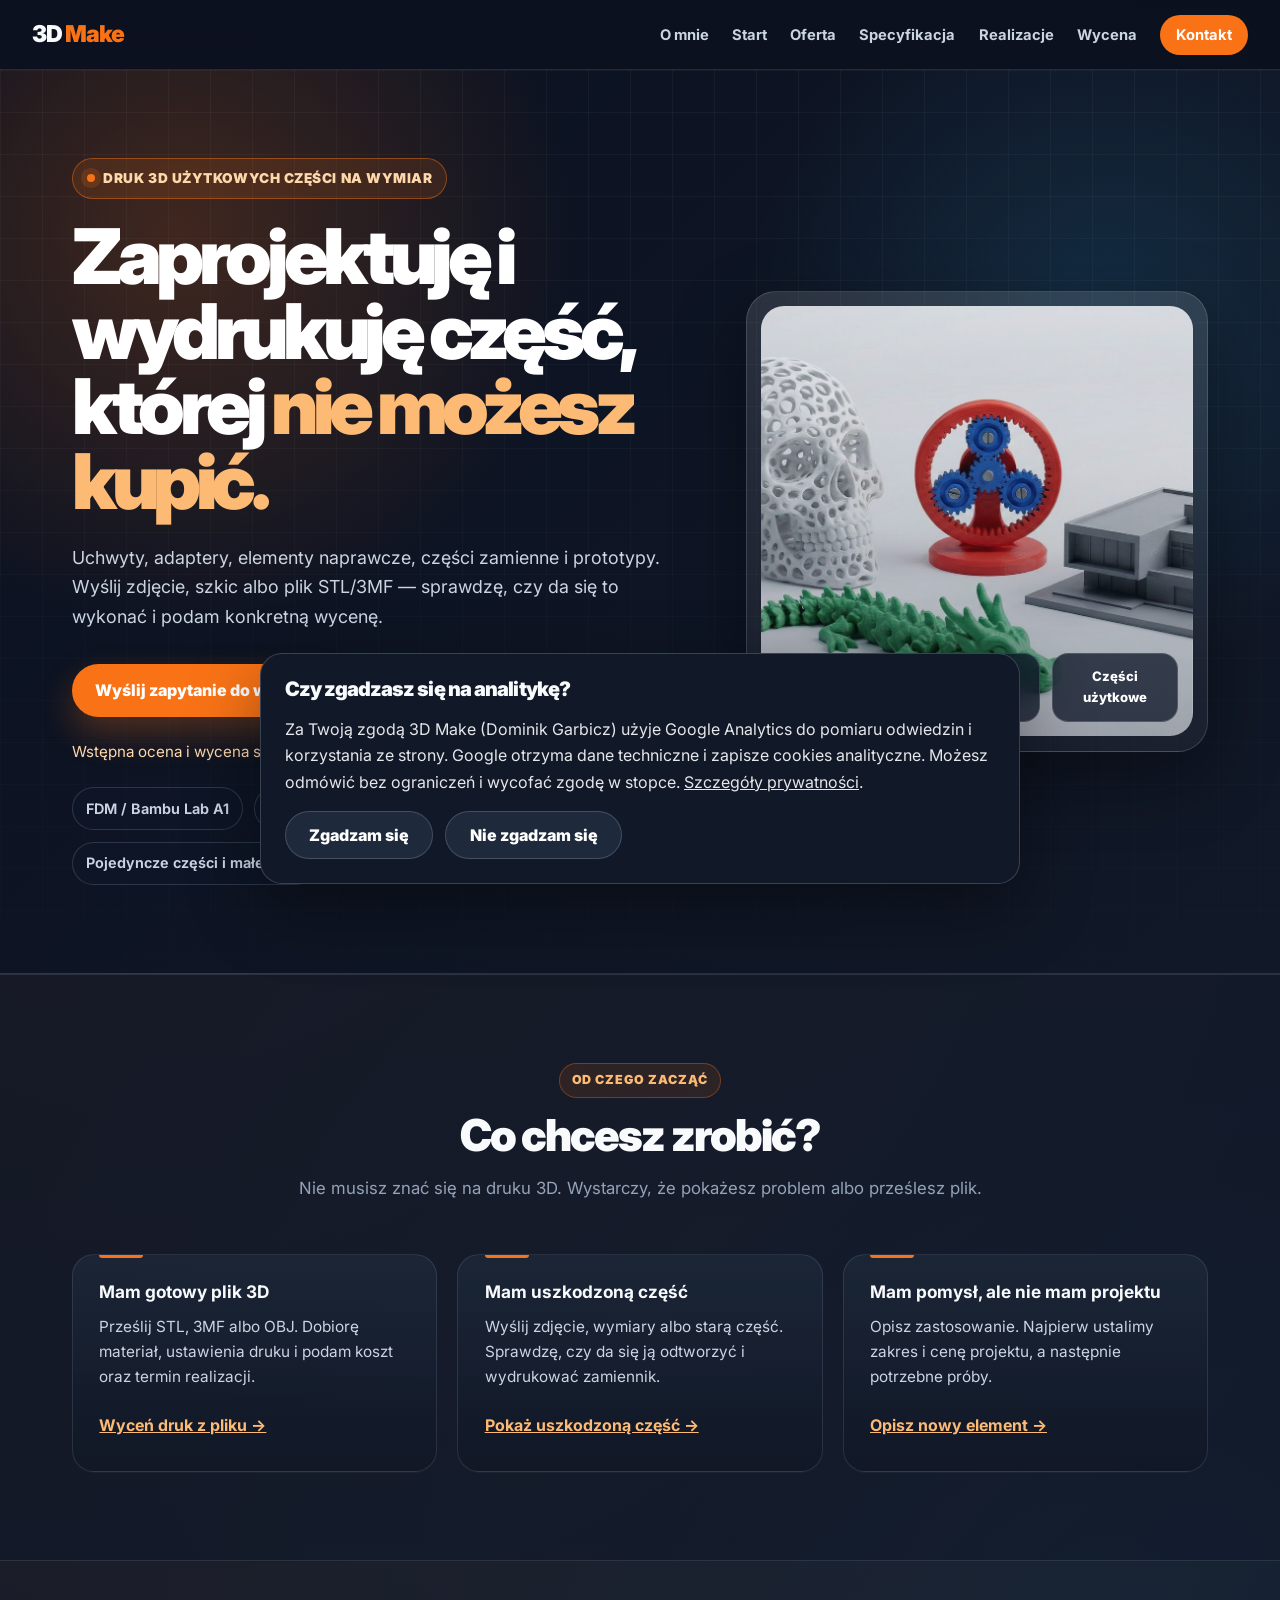
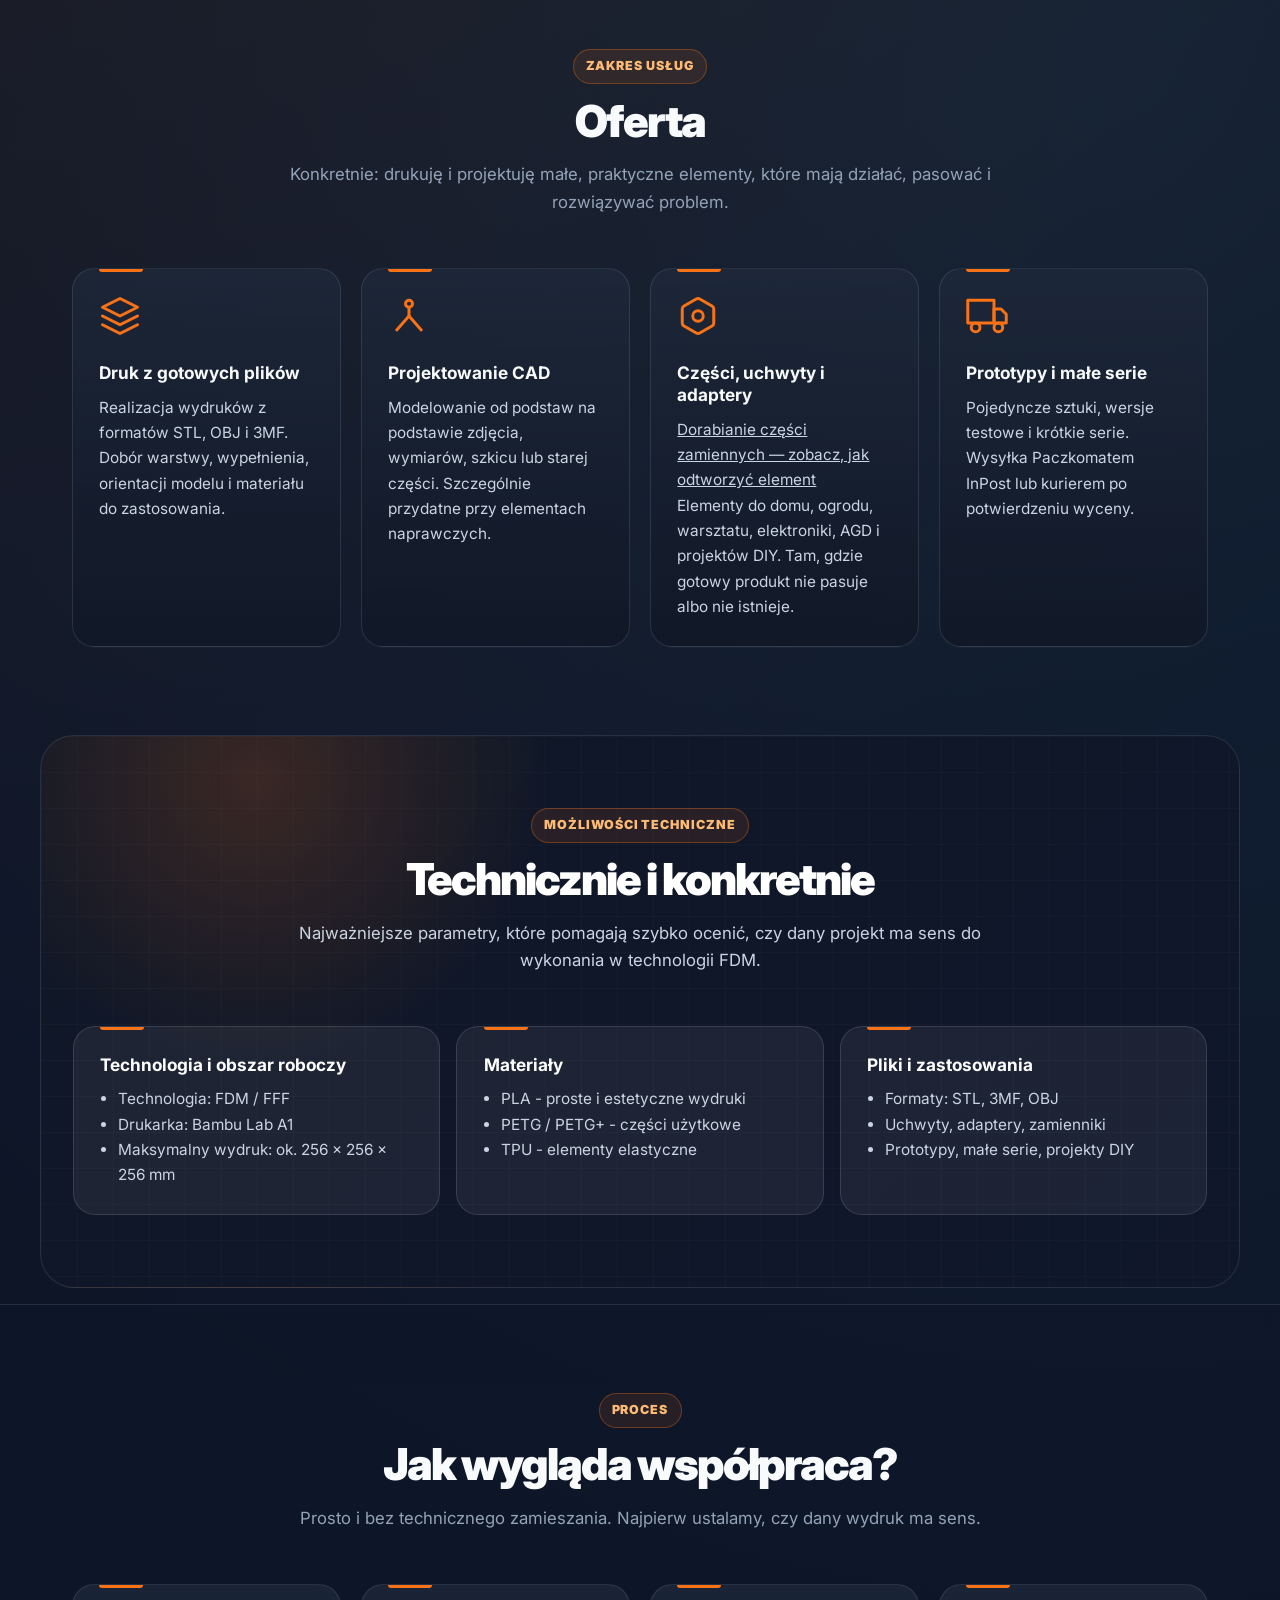
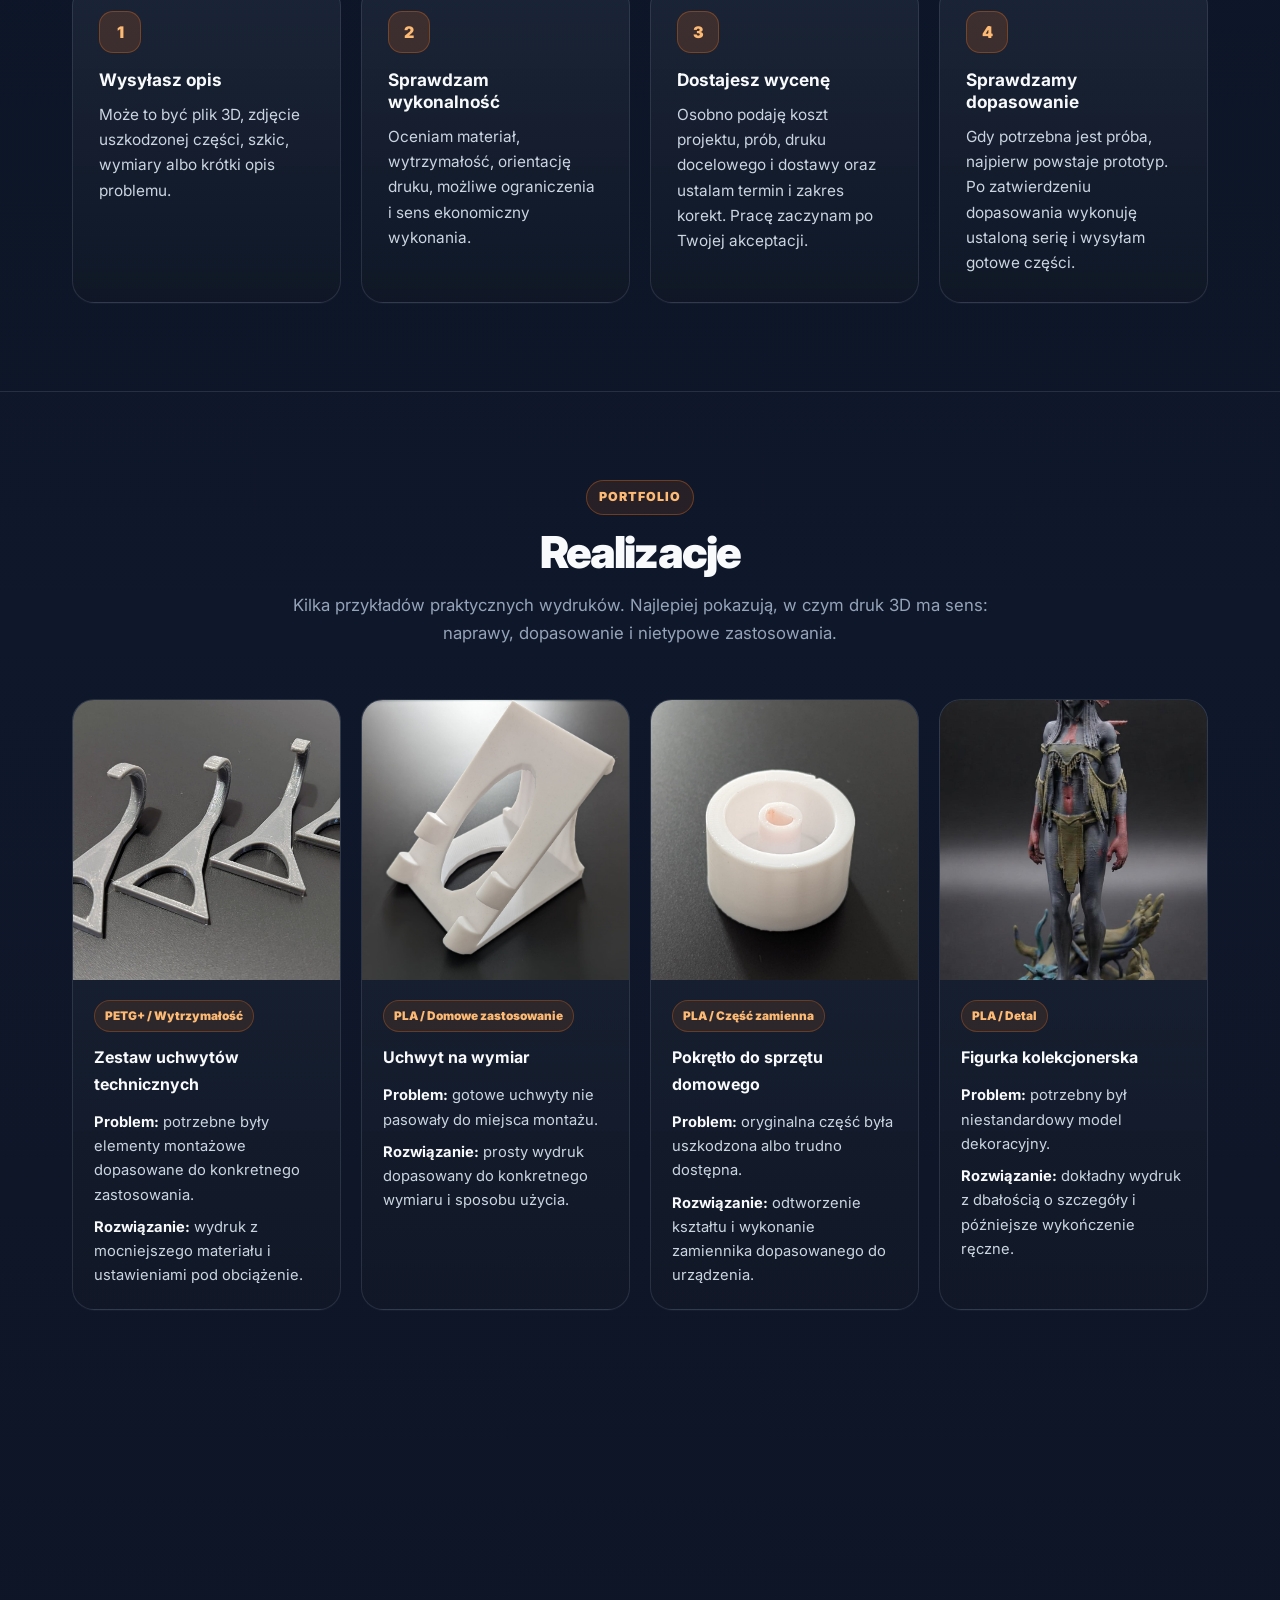
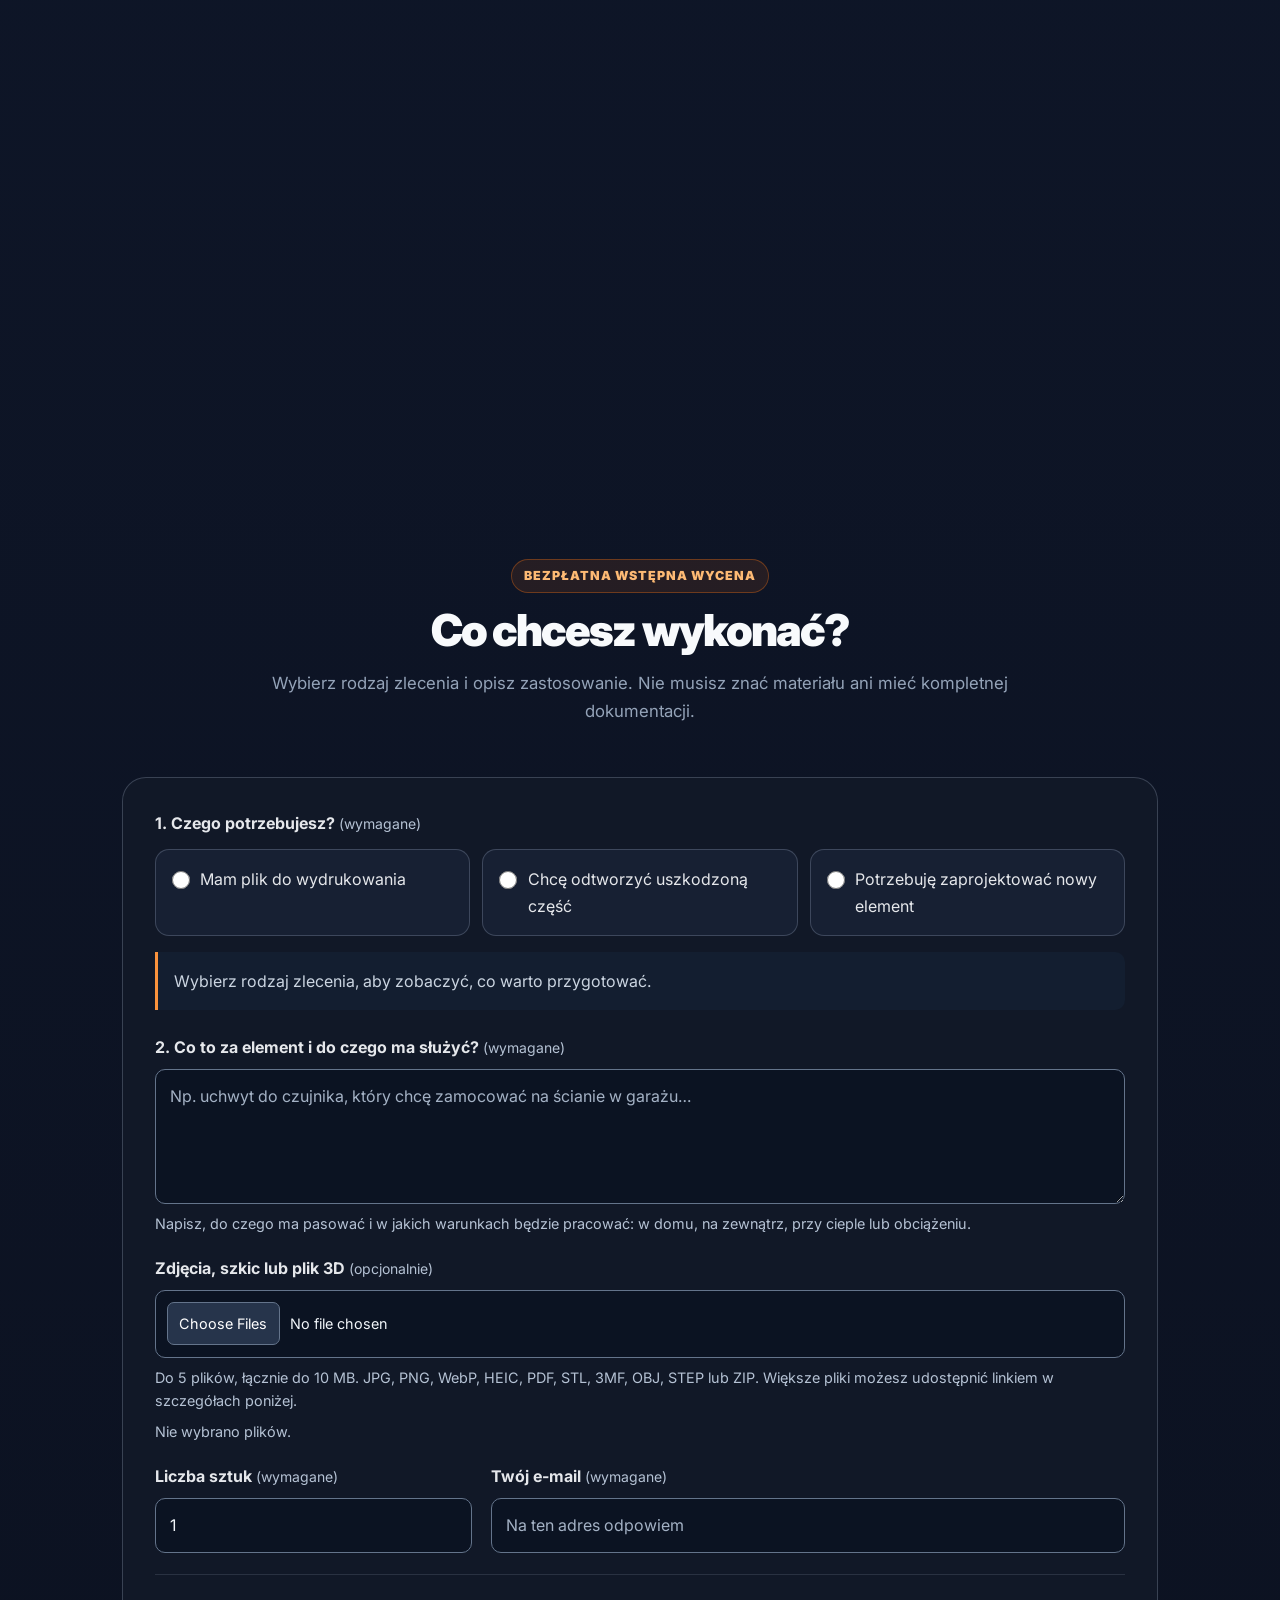
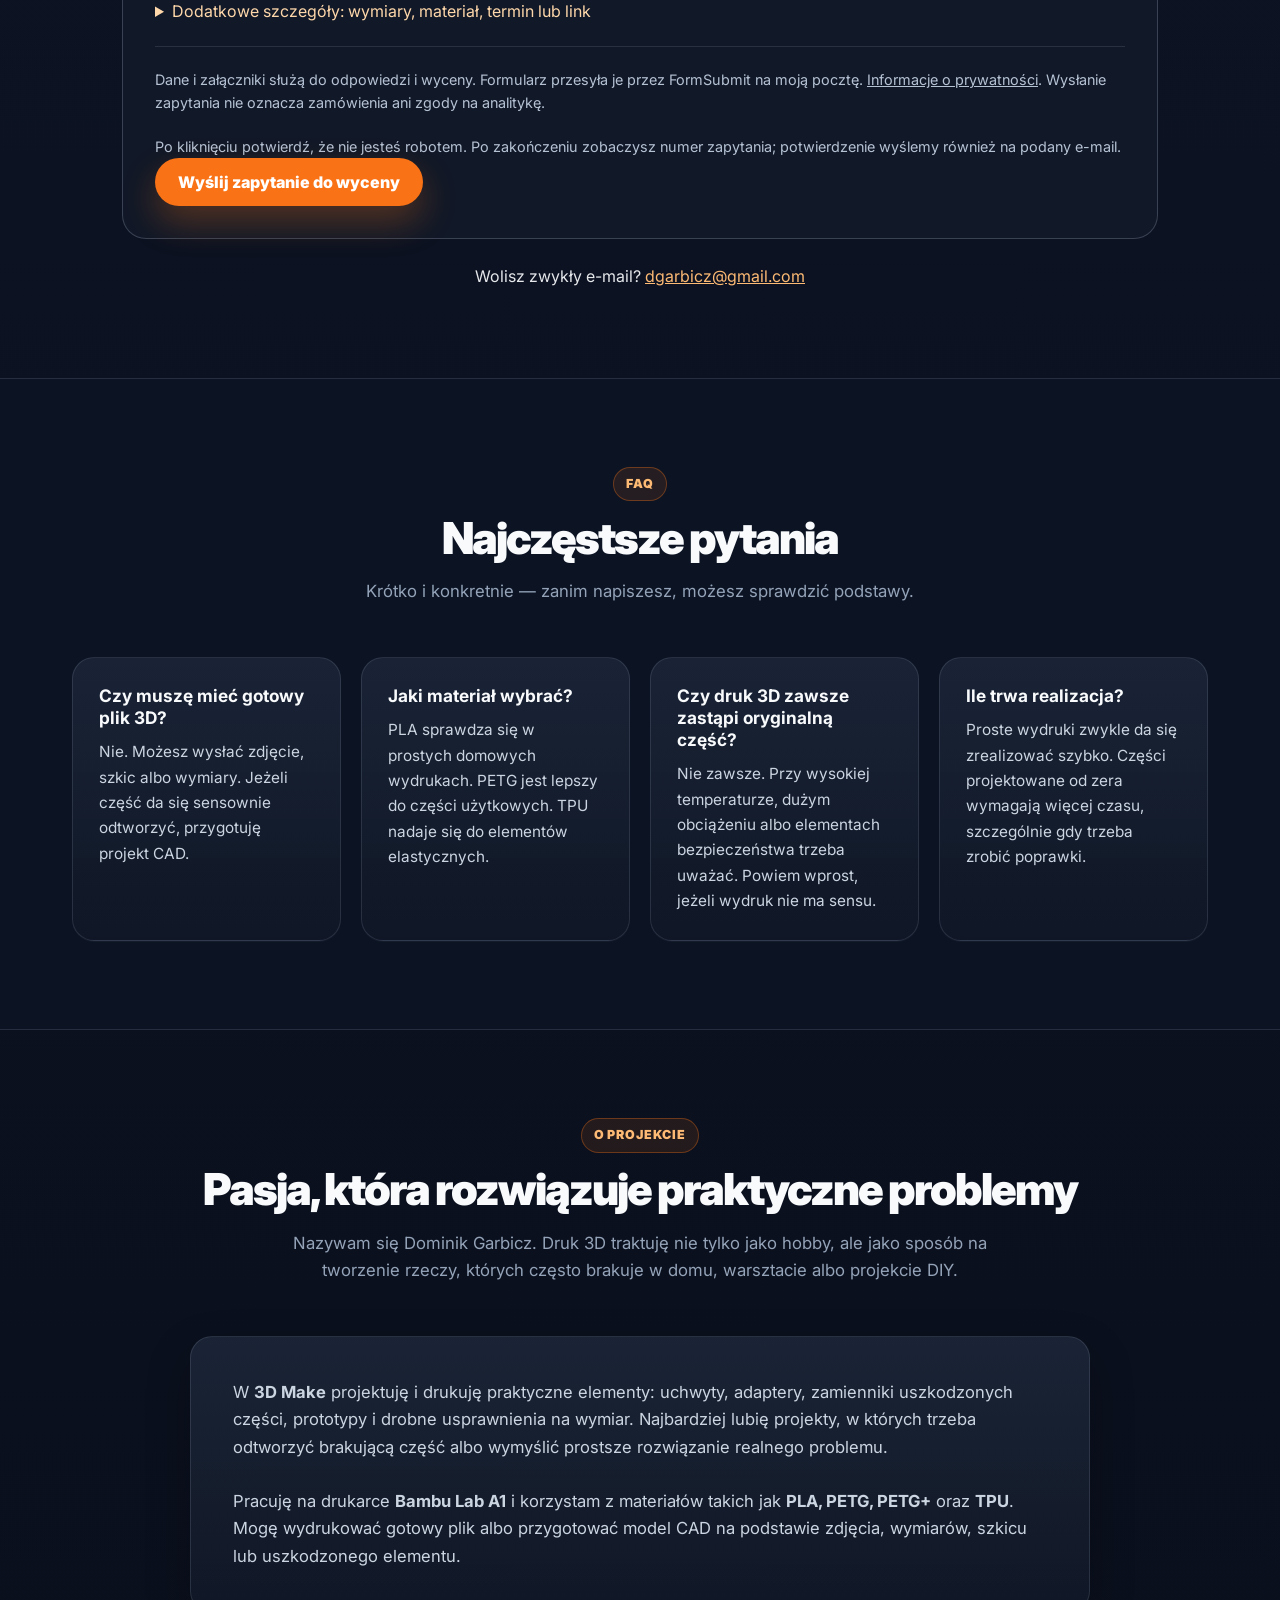
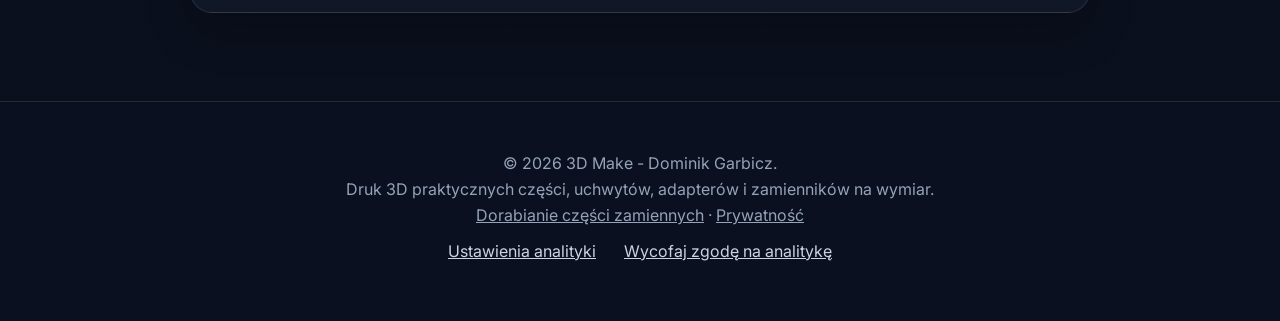
<file: index.html>
<!DOCTYPE html>
<html lang="pl">
<head>
    <meta charset="UTF-8">
    <meta name="viewport" content="width=device-width, initial-scale=1.0">

    <title>3D Make - Druk 3D części, uchwytów i zamienników na wymiar</title>
    <meta name="description" content="Projektuję i drukuję praktyczne części 3D: uchwyty, adaptery, elementy naprawcze, części zamienne i prototypy. Druk FDM z PLA, PETG i TPU. Wyślij zdjęcie, szkic albo plik STL do wyceny.">
    <meta name="keywords" content="druk 3d, części zamienne 3d, uchwyty 3d, adaptery 3d, projektowanie cad, drukowanie 3d, bambu lab, pla, petg, tpu, prototypowanie, wycena druku 3d">
    <meta name="author" content="Dominik Garbicz">
    <link rel="canonical" href="https://3dmake.pl/">
    <meta name="robots" content="index, follow">

    <meta property="og:type" content="website">
    <meta property="og:url" content="https://3dmake.pl/">
    <meta property="og:title" content="3D Make - Praktyczne części 3D na wymiar">
    <meta property="og:description" content="Zaprojektuję i wydrukuję uchwyt, adapter, element naprawczy albo część, której nie możesz kupić.">
    <meta property="og:image" content="https://3dmake.pl/drukarka.jpg">

    <link rel="preconnect" href="https://fonts.googleapis.com">
    <link rel="preconnect" href="https://fonts.gstatic.com" crossorigin>
    <link href="https://fonts.googleapis.com/css2?family=Inter:wght@300;400;500;600;700;800;900&display=swap" rel="stylesheet">

    <link rel="stylesheet" href="styles.css?v=20260908-quote">
    <script src="analytics-config.js" defer></script>
    <script src="analytics.js?v=20260908-quote" defer></script>
    <script src="quote.js?v=20261015-message2" defer></script>
</head>
<body>

    <nav>
        <a href="#" class="logo">3D<span> Make</span></a>

        <button type="button" class="menu-toggle" onclick="toggleMenu()" aria-label="Menu główne" aria-expanded="false" aria-controls="nav-menu">
            <div class="bar"></div>
            <div class="bar"></div>
            <div class="bar"></div>
        </button>

        <ul id="nav-menu">
            <li><a href="#omnie" onclick="toggleMenu()">O mnie</a></li>
            <li><a href="#co-zrobic" onclick="toggleMenu()">Start</a></li>
            <li><a href="#oferta" onclick="toggleMenu()">Oferta</a></li>
            <li><a href="#specyfikacja" onclick="toggleMenu()">Specyfikacja</a></li>
            <li><a href="#portfolio" onclick="toggleMenu()">Realizacje</a></li>
            <li><a data-analytics-event="click_quote" href="#kontakt" onclick="toggleMenu()">Wycena</a></li>
            <li><a data-analytics-event="click_contact" href="#kontakt" onclick="toggleMenu()" class="nav-cta">Kontakt</a></li>
        </ul>
    </nav>

    <div class="hero-shell">
        <header class="hero">
            <div class="hero-text reveal">
                <span class="eyebrow">Druk 3D użytkowych części na wymiar</span>
                <h1>Zaprojektuję i wydrukuję część, której <span>nie możesz kupić.</span></h1>
                <p>Uchwyty, adaptery, elementy naprawcze, części zamienne i prototypy. Wyślij zdjęcie, szkic albo plik STL/3MF — sprawdzę, czy da się to wykonać i podam konkretną wycenę.</p>
                <div class="hero-actions">
                    <a href="#kontakt" data-analytics-event="click_quote" class="btn">Wyślij zapytanie do wyceny</a>
                    <a href="#portfolio" class="btn btn-secondary">Zobacz realizacje</a>
                </div>
                <p class="hero-note">Wstępna ocena i wycena są bezpłatne. Projekt i druk zaczynam po akceptacji kosztów.</p>
                <div class="trust-list">
                    <span>FDM / Bambu Lab A1</span>
                    <span>PLA / PETG / TPU</span>
                    <span>Wysyłka InPost</span>
                    <span>Pojedyncze części i małe serie</span>
                </div>
            </div>

            <div class="hero-card reveal" style="transition-delay: 0.15s;">
                <div class="printer-mockup" aria-label="Drukarka 3D Bambu Lab A1"></div>
                <div class="hero-spec" aria-label="Najważniejsze możliwości">
                    <span>256 × 256 × 256 mm</span>
                    <span>CAD + druk</span>
                    <span>Części użytkowe</span>
                </div>
            </div>
        </header>
    </div>

    <div class="bg-light">
        <section id="co-zrobic">
            <span class="section-kicker reveal">Od czego zacząć</span>
            <h2 class="reveal">Co chcesz zrobić?</h2>
            <p class="section-subtitle reveal">Nie musisz znać się na druku 3D. Wystarczy, że pokażesz problem albo prześlesz plik.</p>
            <div class="grid-3">
                <div class="card reveal">
                    <h3>Mam gotowy plik 3D</h3>
                    <p>Prześlij STL, 3MF albo OBJ. Dobiorę materiał, ustawienia druku i podam koszt oraz termin realizacji.</p>
                    <a class="text-cta" href="#kontakt" data-quote-type="file" data-analytics-event="click_quote">Wyceń druk z pliku →</a>
                </div>
                <div class="card reveal" style="transition-delay: 0.1s;">
                    <h3>Mam uszkodzoną część</h3>
                    <p>Wyślij zdjęcie, wymiary albo starą część. Sprawdzę, czy da się ją odtworzyć i wydrukować zamiennik.</p>
                    <a class="text-cta" href="#kontakt" data-quote-type="repair" data-analytics-event="click_quote">Pokaż uszkodzoną część →</a>
                </div>
                <div class="card reveal" style="transition-delay: 0.2s;">
                    <h3>Mam pomysł, ale nie mam projektu</h3>
                    <p>Opisz zastosowanie. Najpierw ustalimy zakres i cenę projektu, a następnie potrzebne próby.</p>
                    <a class="text-cta" href="#kontakt" data-quote-type="design" data-analytics-event="click_quote">Opisz nowy element →</a>
                </div>
            </div>
        </section>
    </div>

    <section id="oferta">
        <span class="section-kicker reveal">Zakres usług</span>
        <h2 class="reveal">Oferta</h2>
        <p class="section-subtitle reveal">Konkretnie: drukuję i projektuję małe, praktyczne elementy, które mają działać, pasować i rozwiązywać problem.</p>
        <div class="grid-4">
            <div class="offer-card reveal">
                <svg class="offer-icon" viewBox="0 0 24 24" fill="none" stroke="currentColor" stroke-linecap="round" stroke-linejoin="round">
                    <polygon points="12 2 2 7 12 12 22 7 12 2"></polygon>
                    <polyline points="2 17 12 22 22 17"></polyline>
                    <polyline points="2 12 12 17 22 12"></polyline>
                </svg>
                <h3>Druk z gotowych plików</h3>
                <p>Realizacja wydruków z formatów STL, OBJ i 3MF. Dobór warstwy, wypełnienia, orientacji modelu i materiału do zastosowania.</p>
            </div>

            <div class="offer-card reveal" style="transition-delay: 0.1s;">
                <svg class="offer-icon" viewBox="0 0 24 24" fill="none" stroke="currentColor" stroke-linecap="round" stroke-linejoin="round">
                    <circle cx="12" cy="5" r="2"></circle>
                    <path d="M12 7v5"></path>
                    <line x1="12" y1="12" x2="19" y2="20"></line>
                    <line x1="12" y1="12" x2="5" y2="20"></line>
                </svg>
                <h3>Projektowanie CAD</h3>
                <p>Modelowanie od podstaw na podstawie zdjęcia, wymiarów, szkicu lub starej części. Szczególnie przydatne przy elementach naprawczych.</p>
            </div>

            <div class="offer-card reveal" style="transition-delay: 0.2s;">
                <svg class="offer-icon" viewBox="0 0 24 24" fill="none" stroke="currentColor" stroke-linecap="round" stroke-linejoin="round">
                    <path d="M21 16V8a2 2 0 0 0-1-1.73l-7-4a2 2 0 0 0-2 0l-7 4A2 2 0 0 0 3 8v8a2 2 0 0 0 1 1.73l7 4a2 2 0 0 0 2 0l7-4A2 2 0 0 0 21 16z"></path>
                    <circle cx="12" cy="12" r="3"></circle>
                </svg>
                <h3>Części, uchwyty i adaptery</h3>
                <p><a href="dorabianie-czesci-zamiennych.html">Dorabianie części zamiennych — zobacz, jak odtworzyć element</a></p>
                <p>Elementy do domu, ogrodu, warsztatu, elektroniki, AGD i projektów DIY. Tam, gdzie gotowy produkt nie pasuje albo nie istnieje.</p>
            </div>

            <div class="offer-card reveal" style="transition-delay: 0.3s;">
                <svg class="offer-icon" viewBox="0 0 24 24" fill="none" stroke="currentColor" stroke-linecap="round" stroke-linejoin="round">
                    <rect x="1" y="3" width="15" height="13"></rect>
                    <polygon points="16 8 20 8 23 11 23 16 16 16 16 8"></polygon>
                    <circle cx="5.5" cy="18.5" r="2.5"></circle>
                    <circle cx="18.5" cy="18.5" r="2.5"></circle>
                </svg>
                <h3>Prototypy i małe serie</h3>
                <p>Pojedyncze sztuki, wersje testowe i krótkie serie. Wysyłka Paczkomatem InPost lub kurierem po potwierdzeniu wyceny.</p>
            </div>
        </div>
    </section>

    <div style="padding: 0 1rem 1rem;">
        <section id="specyfikacja" class="spec-section reveal">
            <span class="section-kicker">Możliwości techniczne</span>
            <h2>Technicznie i konkretnie</h2>
            <p class="section-subtitle">Najważniejsze parametry, które pomagają szybko ocenić, czy dany projekt ma sens do wykonania w technologii FDM.</p>
            <div class="spec-grid">
                <div class="spec-card">
                    <h3>Technologia i obszar roboczy</h3>
                    <ul>
                        <li>Technologia: FDM / FFF</li>
                        <li>Drukarka: Bambu Lab A1</li>
                        <li>Maksymalny wydruk: ok. 256 × 256 × 256 mm</li>
                    </ul>
                </div>
                <div class="spec-card">
                    <h3>Materiały</h3>
                    <ul>
                        <li>PLA - proste i estetyczne wydruki</li>
                        <li>PETG / PETG+ - części użytkowe</li>
                        <li>TPU - elementy elastyczne</li>
                    </ul>
                </div>
                <div class="spec-card">
                    <h3>Pliki i zastosowania</h3>
                    <ul>
                        <li>Formaty: STL, 3MF, OBJ</li>
                        <li>Uchwyty, adaptery, zamienniki</li>
                        <li>Prototypy, małe serie, projekty DIY</li>
                    </ul>
                </div>
            </div>
        </section>
    </div>

    <div class="bg-light">
        <section id="proces">
            <span class="section-kicker reveal">Proces</span>
            <h2 class="reveal">Jak wygląda współpraca?</h2>
            <p class="section-subtitle reveal">Prosto i bez technicznego zamieszania. Najpierw ustalamy, czy dany wydruk ma sens.</p>
            <div class="grid-4">
                <div class="process-card reveal">
                    <div class="process-number">1</div>
                    <h3>Wysyłasz opis</h3>
                    <p>Może to być plik 3D, zdjęcie uszkodzonej części, szkic, wymiary albo krótki opis problemu.</p>
                </div>
                <div class="process-card reveal" style="transition-delay: 0.1s;">
                    <div class="process-number">2</div>
                    <h3>Sprawdzam wykonalność</h3>
                    <p>Oceniam materiał, wytrzymałość, orientację druku, możliwe ograniczenia i sens ekonomiczny wykonania.</p>
                </div>
                <div class="process-card reveal" style="transition-delay: 0.2s;">
                    <div class="process-number">3</div>
                    <h3>Dostajesz wycenę</h3>
                    <p>Osobno podaję koszt projektu, prób, druku docelowego i dostawy oraz ustalam termin i zakres korekt. Pracę zaczynam po Twojej akceptacji.</p>
                </div>
                <div class="process-card reveal" style="transition-delay: 0.3s;">
                    <div class="process-number">4</div>
                    <h3>Sprawdzamy dopasowanie</h3>
                    <p>Gdy potrzebna jest próba, najpierw powstaje prototyp. Po zatwierdzeniu dopasowania wykonuję ustaloną serię i wysyłam gotowe części.</p>
                </div>
            </div>
        </section>
    </div>

    <section id="portfolio">
        <span class="section-kicker reveal">Portfolio</span>
        <h2 class="reveal">Realizacje</h2>
        <p class="section-subtitle reveal">Kilka przykładów praktycznych wydruków. Najlepiej pokazują, w czym druk 3D ma sens: naprawy, dopasowanie i nietypowe zastosowania.</p>
        <div class="portfolio-grid">
            <div class="portfolio-item reveal">
                <div class="portfolio-img-container" onclick="openModal('haki.jpeg')" role="button" aria-label="Powiększ zdjęcie">
                    <img src="haki.jpeg" alt="Haki i uchwyty drukowane w 3D" class="portfolio-img" loading="lazy" onerror="this.src='https://placehold.co/600x400?text=Brak+zdjęcia'">
                </div>
                <div class="portfolio-desc">
                    <span class="tag">PETG+ / Wytrzymałość</span>
                    <h4>Zestaw uchwytów technicznych</h4>
                    <p><span class="case-line"><strong>Problem:</strong> potrzebne były elementy montażowe dopasowane do konkretnego zastosowania.</span><span class="case-line"><strong>Rozwiązanie:</strong> wydruk z mocniejszego materiału i ustawieniami pod obciążenie.</span></p>
                </div>
            </div>

            <div class="portfolio-item reveal" style="transition-delay: 0.1s;">
                <div class="portfolio-img-container" onclick="openModal('uchwyt.jpeg')" role="button" aria-label="Powiększ zdjęcie">
                    <img src="uchwyt.jpeg" alt="Uchwyt drukowany w 3D montowany na ścianę" class="portfolio-img" loading="lazy" onerror="this.src='https://placehold.co/600x400?text=Brak+zdjęcia'">
                </div>
                <div class="portfolio-desc">
                    <span class="tag">PLA / Domowe zastosowanie</span>
                    <h4>Uchwyt na wymiar</h4>
                    <p><span class="case-line"><strong>Problem:</strong> gotowe uchwyty nie pasowały do miejsca montażu.</span><span class="case-line"><strong>Rozwiązanie:</strong> prosty wydruk dopasowany do konkretnego wymiaru i sposobu użycia.</span></p>
                </div>
            </div>

            <div class="portfolio-item reveal" style="transition-delay: 0.2s;">
                <div class="portfolio-img-container" onclick="openModal('pokretlo.jpeg')" role="button" aria-label="Powiększ zdjęcie">
                    <img src="pokretlo.jpeg" alt="Pokrętło do urządzenia AGD drukowane w 3D" class="portfolio-img" loading="lazy" onerror="this.src='https://placehold.co/600x400?text=Brak+zdjęcia'">
                </div>
                <div class="portfolio-desc">
                    <span class="tag">PLA / Część zamienna</span>
                    <h4>Pokrętło do sprzętu domowego</h4>
                    <p><span class="case-line"><strong>Problem:</strong> oryginalna część była uszkodzona albo trudno dostępna.</span><span class="case-line"><strong>Rozwiązanie:</strong> odtworzenie kształtu i wykonanie zamiennika dopasowanego do urządzenia.</span></p>
                </div>
            </div>

            <div class="portfolio-item reveal" style="transition-delay: 0.3s;">
                <div class="portfolio-img-container" onclick="openModal('figurka.jpeg')" role="button" aria-label="Powiększ zdjęcie">
                    <img src="figurka.jpeg" alt="Figurka drukowana w 3D i malowana" class="portfolio-img" loading="lazy" onerror="this.src='https://placehold.co/600x400?text=Brak+zdjęcia'">
                </div>
                <div class="portfolio-desc">
                    <span class="tag">PLA / Detal</span>
                    <h4>Figurka kolekcjonerska</h4>
                    <p><span class="case-line"><strong>Problem:</strong> potrzebny był niestandardowy model dekoracyjny.</span><span class="case-line"><strong>Rozwiązanie:</strong> dokładny wydruk z dbałością o szczegóły i późniejsze wykończenie ręczne.</span></p>
                </div>
            </div>
        </div>
    </section>

    <section id="cennik">
        <span id="kalkulator" class="anchor-alias" aria-hidden="true"></span>
        <span class="section-kicker reveal">Koszt bez niedomówień</span>
        <h2 class="reveal">Za co płacisz?</h2>
        <p class="section-subtitle reveal">Wstępna ocena i przygotowanie wyceny są bezpłatne. Płatne prace rozpoczynam dopiero po uzgodnieniu zakresu i ceny.</p>
        <div class="grid-3">
            <div class="pricing-card reveal">
                <h3>Druk z gotowego pliku</h3>
                <div class="price">od 30 zł</div>
                <p>Orientacyjna cena małego, prostego wydruku z gotowego modelu. Nie obejmuje projektowania, prób dopasowania ani dostawy. Cenę potwierdzam po sprawdzeniu pliku.</p>
            </div>
            <div class="pricing-card reveal">
                <h3>Projekt i dopasowanie</h3>
                <div class="price">osobna wycena</div>
                <p>Odtworzenie części lub zaprojektowanie nowej. Przed rozpoczęciem ustalamy wymiary, koszt projektu i zakres korekt. Potrzebne wydruki próbne wyceniam osobno.</p>
            </div>
            <div class="pricing-card reveal">
                <h3>Prototyp i mała seria</h3>
                <div class="price">etapami</div>
                <p>Przy elementach wymagających dopasowania zaczynamy od uzgodnionej próbki. Po jej sprawdzeniu zatwierdzasz serię. Wiesz, ile kosztuje przygotowanie, druk i wysyłka.</p>
            </div>
        </div>
    </section>

    <section id="kontakt" class="quote-section">
        <span class="section-kicker">Bezpłatna wstępna wycena</span>
        <h2>Co chcesz wykonać?</h2>
        <p class="section-subtitle">Wybierz rodzaj zlecenia i opisz zastosowanie. Nie musisz znać materiału ani mieć kompletnej dokumentacji.</p>
        <form id="quote-form" class="quote-form" action="https://formsubmit.co/2bbd5a5ce3b29c50aa6c68c2d02b6490" method="post" enctype="multipart/form-data" hidden>
            <fieldset id="quote-fields">
                <legend class="sr-only">Szczegóły zapytania do wyceny</legend>
                <fieldset class="quote-types">
                    <legend>1. Czego potrzebujesz? <span class="required-note">(wymagane)</span></legend>
                    <div class="quote-type-grid">
                        <label><input type="radio" name="Rodzaj zlecenia" value="file" required><span>Mam plik do wydrukowania</span></label>
                        <label><input type="radio" name="Rodzaj zlecenia" value="repair"><span>Chcę odtworzyć uszkodzoną część</span></label>
                        <label><input type="radio" name="Rodzaj zlecenia" value="design"><span>Potrzebuję zaprojektować nowy element</span></label>
                    </div>
                </fieldset>
                <p id="quote-guidance" class="quote-guidance" aria-live="polite"></p>
                <div class="quote-field">
                    <label for="quote-description">2. Co to za element i do czego ma służyć? <span class="required-note">(wymagane)</span></label>
                    <textarea id="quote-description" name="Opis i zastosowanie" rows="4" maxlength="5000" required aria-describedby="quote-description-help" placeholder="Np. uchwyt do czujnika, który chcę zamocować na ścianie w garażu…"></textarea>
                    <p id="quote-description-help" class="field-help">Napisz, do czego ma pasować i w jakich warunkach będzie pracować: w domu, na zewnątrz, przy cieple lub obciążeniu.</p>
                </div>
                <div class="quote-field">
                    <label for="quote-files">Zdjęcia, szkic lub plik 3D <span class="required-note">(opcjonalnie)</span></label>
                    <input id="quote-files" type="file" name="files" multiple accept=".jpg,.jpeg,.png,.webp,.heic,.pdf,.stl,.3mf,.obj,.step,.stp,.zip" aria-describedby="quote-file-help quote-file-status">
                    <p id="quote-file-help" class="field-help">Do 5 plików, łącznie do 10 MB. JPG, PNG, WebP, HEIC, PDF, STL, 3MF, OBJ, STEP lub ZIP. Większe pliki możesz udostępnić linkiem w szczegółach poniżej.</p>
                    <p id="quote-file-status" class="field-help" aria-live="polite">Nie wybrano plików.</p>
                </div>
                <div class="quote-row">
                    <div class="quote-field">
                        <label for="quote-quantity">Liczba sztuk <span class="required-note">(wymagane)</span></label>
                        <input id="quote-quantity" name="Liczba sztuk" type="number" value="1" min="1" max="10000" step="1" inputmode="numeric" required>
                    </div>
                    <div class="quote-field">
                        <label for="quote-email">Twój e-mail <span class="required-note">(wymagane)</span></label>
                        <input id="quote-email" name="email" type="email" autocomplete="email" maxlength="254" required placeholder="Na ten adres odpowiem">
                    </div>
                </div>
                <p id="quote-batch" class="quote-guidance" hidden>Potrzebujesz kilku takich samych części? Jeśli trzeba sprawdzić pasowanie, możemy najpierw uzgodnić płatną próbkę, a po jej zatwierdzeniu wykonać resztę.</p>
                <details class="quote-details">
                    <summary>Dodatkowe szczegóły: wymiary, materiał, termin lub link</summary>
                    <div class="quote-field">
                        <label for="quote-dimensions">Wymiary i ważne miejsca dopasowania</label>
                        <input id="quote-dimensions" name="Wymiary i dopasowanie" type="text" maxlength="500" placeholder="Np. 60 × 30 × 15 mm, otwory o średnicy 4 mm">
                    </div>
                    <div class="quote-row">
                        <div class="quote-field">
                            <label for="quote-material">Materiał</label>
                            <select id="quote-material" name="Materiał"><option>Nie wiem — proszę o dobór</option><option>PLA</option><option>PETG / PETG+</option><option>TPU — elastyczny</option><option>Inny — opiszę w zapytaniu</option></select>
                        </div>
                        <div class="quote-field">
                            <label for="quote-deadline">Oczekiwany termin</label>
                            <input id="quote-deadline" name="Oczekiwany termin" type="text" maxlength="100" placeholder="Np. bez pośpiechu lub do 30 września">
                        </div>
                    </div>
                    <div class="quote-field">
                        <label for="quote-link">Link do plików</label>
                        <input id="quote-link" name="Link do plików" type="url" maxlength="2000" placeholder="https://…" aria-describedby="quote-link-help">
                        <p id="quote-link-help" class="field-help">Sprawdź, czy link pozwala pobrać pliki. Nie dołączaj haseł ani dokumentów niezwiązanych ze zleceniem.</p>
                    </div>
                </details>
                <div class="quote-honey" aria-hidden="true"><label>Nie wypełniaj tego pola<input name="_honey" type="text" tabindex="-1" autocomplete="off"></label></div>
                <p class="field-help quote-privacy">Dane i załączniki służą do odpowiedzi i wyceny. Formularz przesyła je przez FormSubmit na moją pocztę. <a href="prywatnosc.html">Informacje o prywatności</a>. Wysłanie zapytania nie oznacza zamówienia ani zgody na analitykę.</p>
                <p class="field-help">Po kliknięciu potwierdź, że nie jesteś robotem. Po zakończeniu zobaczysz numer zapytania; potwierdzenie wyślemy również na podany e-mail.</p>
                <button class="btn" type="submit">Wyślij zapytanie do wyceny</button>
            </fieldset>
            <p id="quote-status" class="quote-status" role="status" tabindex="-1" hidden></p>
        </form>
        <noscript><p class="quote-fallback">Formularz wymaga JavaScript. Wyślij opis i załączniki bezpośrednio na poniższy adres.</p></noscript>
        <p class="quote-fallback">Wolisz zwykły e-mail? <a href="mailto:dgarbicz@gmail.com?subject=Zapytanie%20o%20druk%203D%20-%203D%20Make" data-analytics-event="click_contact">dgarbicz@gmail.com</a></p>
    </section>

    <div class="bg-light">
        <section id="faq">
            <span class="section-kicker reveal">FAQ</span>
            <h2 class="reveal">Najczęstsze pytania</h2>
            <p class="section-subtitle reveal">Krótko i konkretnie — zanim napiszesz, możesz sprawdzić podstawy.</p>
            <div class="grid-4">
                <div class="faq-card reveal">
                    <h3>Czy muszę mieć gotowy plik 3D?</h3>
                    <p>Nie. Możesz wysłać zdjęcie, szkic albo wymiary. Jeżeli część da się sensownie odtworzyć, przygotuję projekt CAD.</p>
                </div>
                <div class="faq-card reveal" style="transition-delay: 0.1s;">
                    <h3>Jaki materiał wybrać?</h3>
                    <p>PLA sprawdza się w prostych domowych wydrukach. PETG jest lepszy do części użytkowych. TPU nadaje się do elementów elastycznych.</p>
                </div>
                <div class="faq-card reveal" style="transition-delay: 0.2s;">
                    <h3>Czy druk 3D zawsze zastąpi oryginalną część?</h3>
                    <p>Nie zawsze. Przy wysokiej temperaturze, dużym obciążeniu albo elementach bezpieczeństwa trzeba uważać. Powiem wprost, jeżeli wydruk nie ma sensu.</p>
                </div>
                <div class="faq-card reveal" style="transition-delay: 0.3s;">
                    <h3>Ile trwa realizacja?</h3>
                    <p>Proste wydruki zwykle da się zrealizować szybko. Części projektowane od zera wymagają więcej czasu, szczególnie gdy trzeba zrobić poprawki.</p>
                </div>
            </div>
        </section>
    </div>

    <section id="omnie" class="reveal">
        <span class="section-kicker">O projekcie</span>
        <h2>Pasja, która rozwiązuje praktyczne problemy</h2>
        <p class="section-subtitle">Nazywam się Dominik Garbicz. Druk 3D traktuję nie tylko jako hobby, ale jako sposób na tworzenie rzeczy, których często brakuje w domu, warsztacie albo projekcie DIY.</p>
        <div class="intro-box">
            <p>W <strong>3D Make</strong> projektuję i drukuję praktyczne elementy: uchwyty, adaptery, zamienniki uszkodzonych części, prototypy i drobne usprawnienia na wymiar. Najbardziej lubię projekty, w których trzeba odtworzyć brakującą część albo wymyślić prostsze rozwiązanie realnego problemu.</p>
            <br>
            <p>Pracuję na drukarce <strong>Bambu Lab A1</strong> i korzystam z materiałów takich jak <strong>PLA, PETG, PETG+</strong> oraz <strong>TPU</strong>. Mogę wydrukować gotowy plik albo przygotować model CAD na podstawie zdjęcia, wymiarów, szkicu lub uszkodzonego elementu.</p>
        </div>
    </section>

    <footer>
        <p>&copy; 2026 3D Make - Dominik Garbicz.<br>Druk 3D praktycznych części, uchwytów, adapterów i zamienników na wymiar.</p>
<p><a href="dorabianie-czesci-zamiennych.html">Dorabianie części zamiennych</a> · <a href="prywatnosc.html">Prywatność</a></p>
        <button type="button" class="privacy-control" data-consent-open>Ustawienia analityki</button>
        <button type="button" class="privacy-control" data-consent-withdraw>Wycofaj zgodę na analitykę</button>
    </footer>

    <div id="myModal" class="modal" onclick="closeModal()">
        <span class="close" onclick="closeModal()" aria-label="Zamknij podgląd" role="button">&times;</span>
        <img class="modal-content" id="img01" alt="Podgląd zdjęcia">
    </div>

    <script>
        function openModal(src) {
            const modal = document.getElementById("myModal");
            const modalImg = document.getElementById("img01");
            modal.style.display = "flex";
            modal.style.alignItems = "center";
            modal.style.justifyContent = "center";
            modalImg.src = src;
        }

        function closeModal() {
            const modal = document.getElementById("myModal");
            modal.style.display = "none";
        }

        document.addEventListener('keydown', function(event) {
            if (event.key === "Escape") closeModal();
        });

        function toggleMenu() {
            const menu = document.getElementById('nav-menu');
            const expanded = menu.classList.toggle('active');
            document.querySelector('.menu-toggle').setAttribute('aria-expanded', String(expanded));
        }

        document.addEventListener("DOMContentLoaded", function() {
            if (!("IntersectionObserver" in window)) return;
            document.documentElement.classList.add("reveal-ready");
            const observerOptions = {
                root: null,
                rootMargin: "0px",
                threshold: 0.15
            };

            const observer = new IntersectionObserver((entries, observer) => {
                entries.forEach(entry => {
                    if (entry.isIntersecting) {
                        entry.target.classList.add("active");
                        observer.unobserve(entry.target);
                    }
                });
            }, observerOptions);

            document.querySelectorAll(".reveal").forEach(el => observer.observe(el));
        });
    </script>
</body>
</html>
</file>
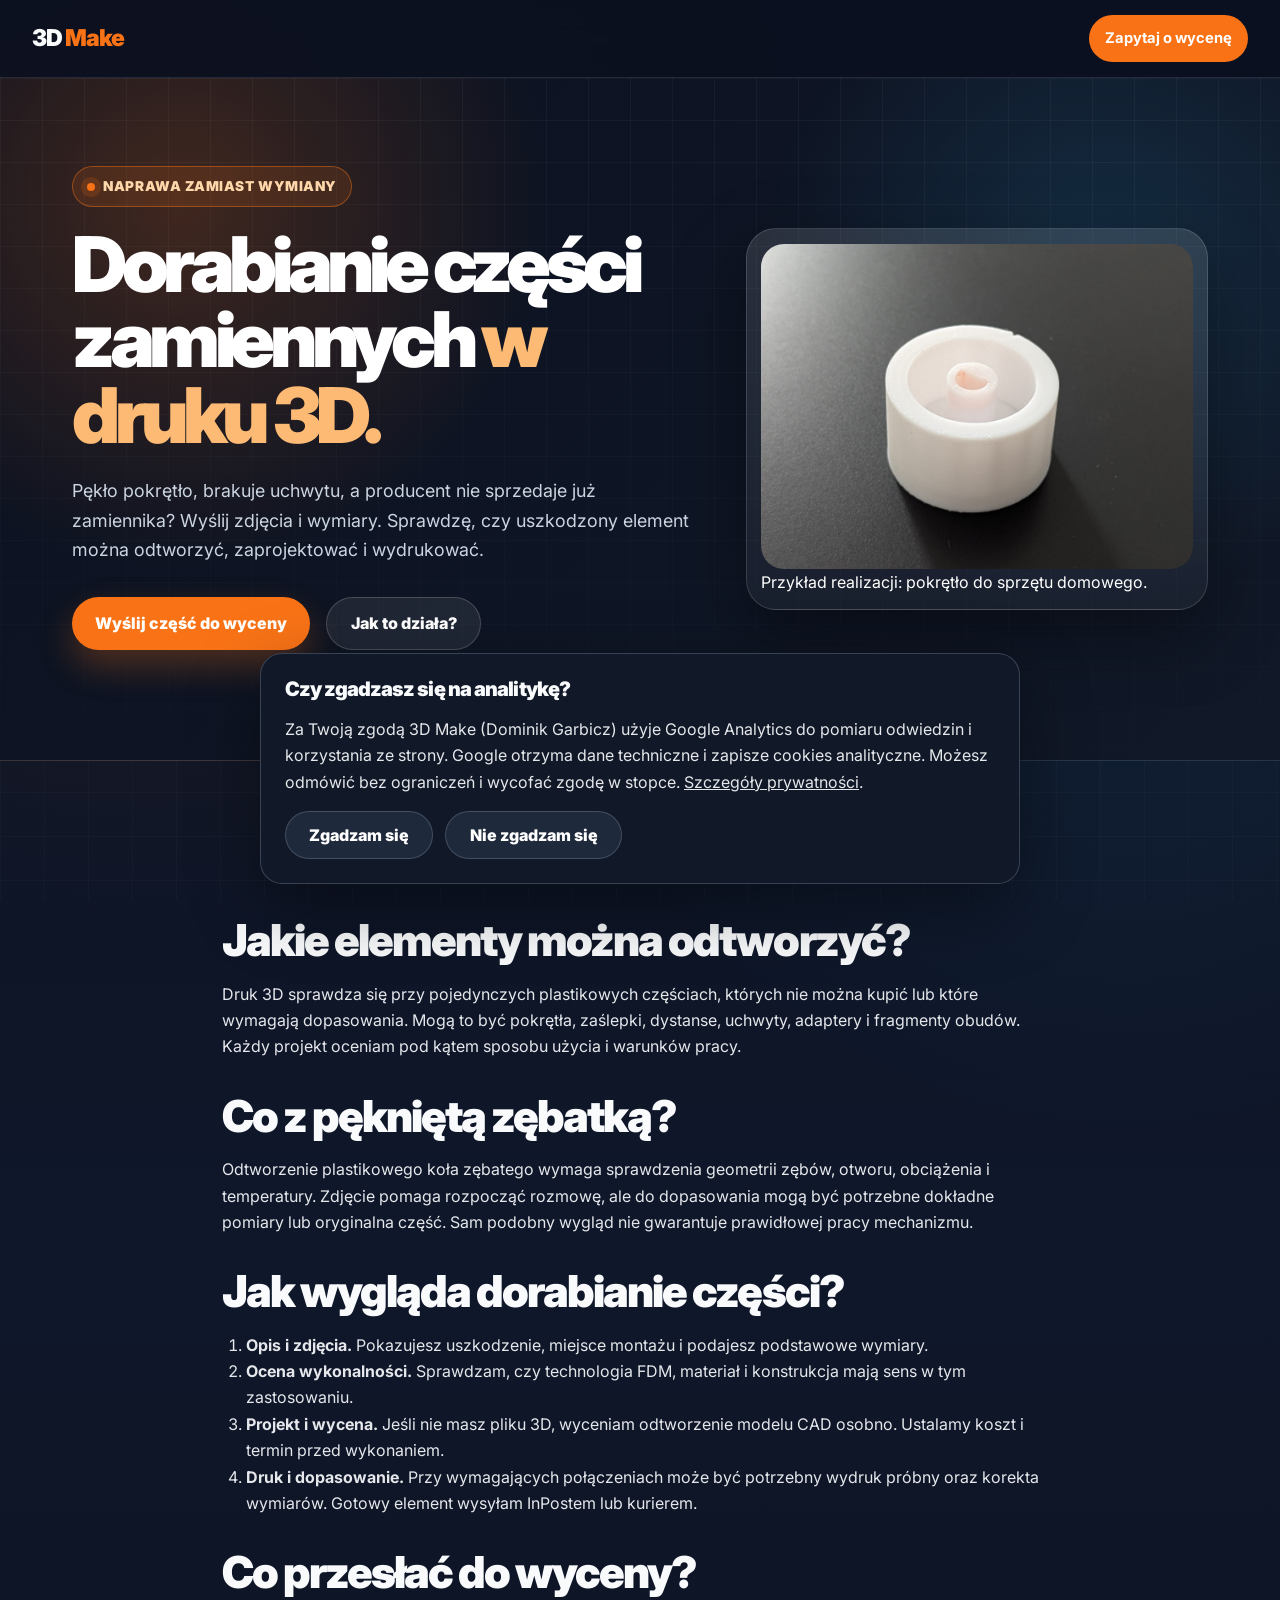
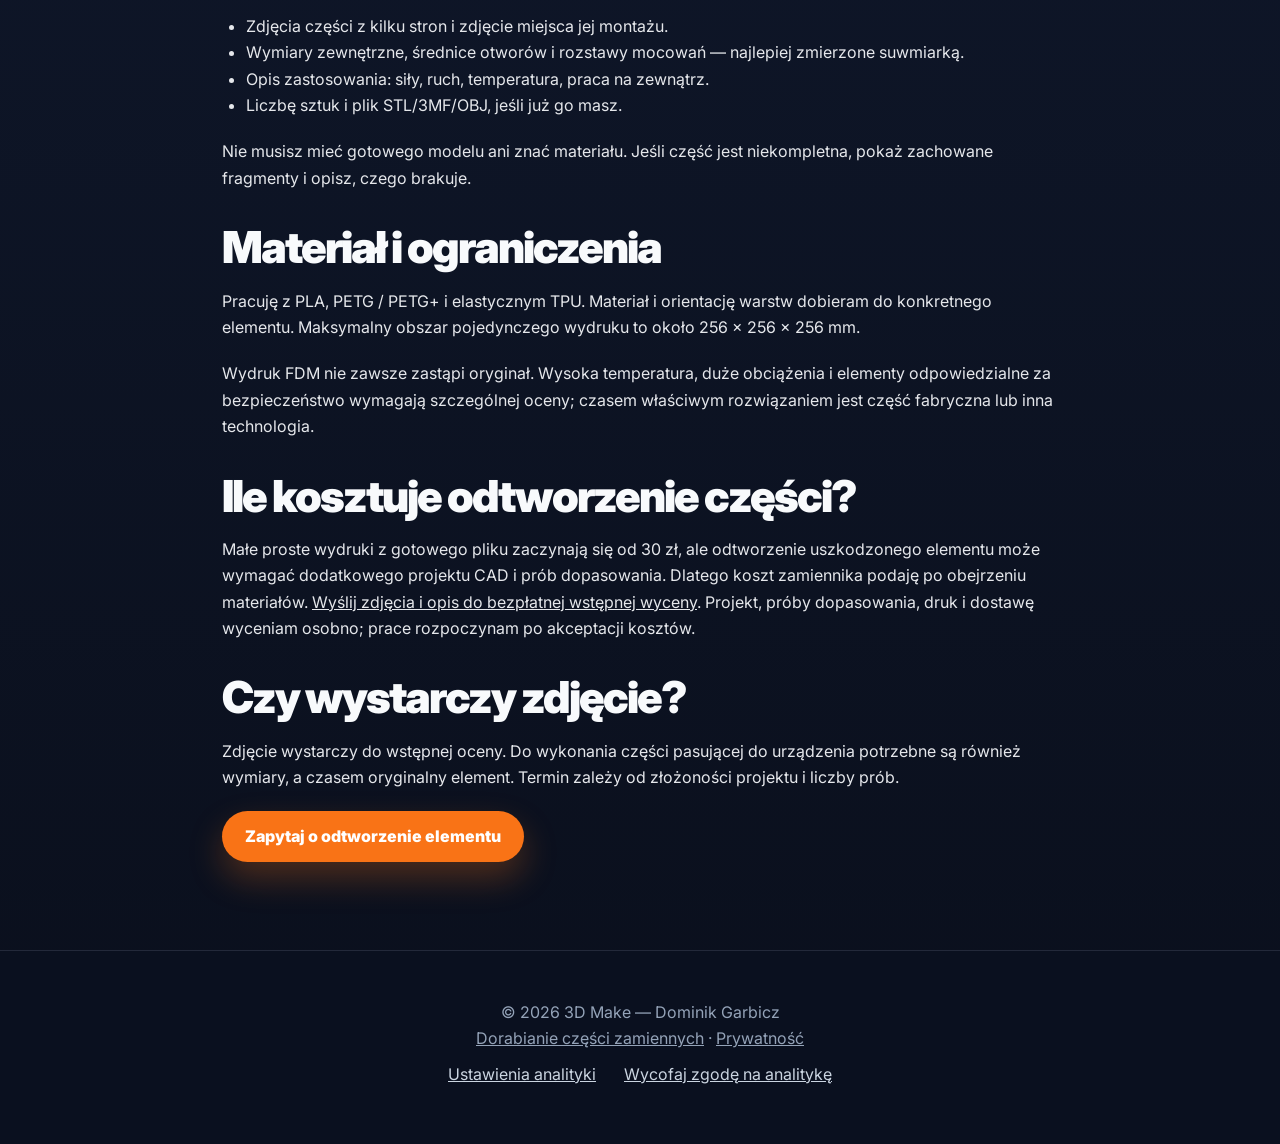
<file: dorabianie-czesci-zamiennych.html>
<!DOCTYPE html>
<html lang="pl">
<head>
    <meta charset="UTF-8">
    <meta name="viewport" content="width=device-width, initial-scale=1.0">

    <title>Dorabianie części zamiennych i odtwarzanie elementów | 3D Make</title>
    <meta name="description" content="Pęknięte pokrętło, uchwyt lub niedostępny zamiennik? Projekt CAD i druk 3D na podstawie zdjęć, wymiarów lub uszkodzonej części. Zapytaj o możliwość wykonania.">
    <meta name="keywords" content="druk 3d, części zamienne 3d, uchwyty 3d, adaptery 3d, projektowanie cad, drukowanie 3d, bambu lab, pla, petg, tpu, prototypowanie, wycena druku 3d">
    <meta name="author" content="Dominik Garbicz">
    <link rel="canonical" href="https://3dmake.pl/dorabianie-czesci-zamiennych.html">
    <meta name="robots" content="index, follow">

    <meta property="og:type" content="website">
    <meta property="og:url" content="https://3dmake.pl/dorabianie-czesci-zamiennych.html">
    <meta property="og:title" content="Dorabianie części zamiennych i odtwarzanie elementów | 3D Make">
    <meta property="og:description" content="Pęknięte pokrętło, uchwyt lub niedostępny zamiennik? Projekt CAD i druk 3D na podstawie zdjęć, wymiarów lub uszkodzonej części. Zapytaj o możliwość wykonania.">
    <meta property="og:image" content="https://3dmake.pl/drukarka.jpg">

    <link rel="preconnect" href="https://fonts.googleapis.com">
    <link rel="preconnect" href="https://fonts.gstatic.com" crossorigin>
    <link href="https://fonts.googleapis.com/css2?family=Inter:wght@300;400;500;600;700;800;900&display=swap" rel="stylesheet">

    <link rel="stylesheet" href="styles.css?v=20260908-quote">
    <script src="analytics-config.js" defer></script>
    <script src="analytics.js?v=20260908-quote" defer></script>
</head>
<body><nav><a href="index.html" class="logo">3D<span> Make</span></a><a href="index.html#kontakt" data-analytics-event="click_quote" class="nav-cta">Zapytaj o wycenę</a></nav><main>
<div class="hero-shell"><header class="hero"><div><span class="eyebrow">Naprawa zamiast wymiany</span><h1>Dorabianie części zamiennych <span>w druku 3D.</span></h1><p>Pękło pokrętło, brakuje uchwytu, a producent nie sprzedaje już zamiennika? Wyślij zdjęcia i wymiary. Sprawdzę, czy uszkodzony element można odtworzyć, zaprojektować i wydrukować.</p><div class="hero-actions"><a class="btn" data-analytics-event="click_quote" href="index.html#kontakt">Wyślij część do wyceny</a><a class="btn btn-secondary" href="#jak-to-dziala">Jak to działa?</a></div></div><figure class="hero-card"><img src="pokretlo.jpeg" class="service-image" alt="Pokrętło do sprzętu domowego odtworzone w druku 3D"><figcaption>Przykład realizacji: pokrętło do sprzętu domowego.</figcaption></figure></header></div>
<section class="article-content" id="jak-to-dziala"><span class="section-kicker">Od uszkodzonej części do zamiennika</span><h2>Jakie elementy można odtworzyć?</h2><p>Druk 3D sprawdza się przy pojedynczych plastikowych częściach, których nie można kupić lub które wymagają dopasowania. Mogą to być pokrętła, zaślepki, dystanse, uchwyty, adaptery i fragmenty obudów. Każdy projekt oceniam pod kątem sposobu użycia i warunków pracy.</p><h2>Co z pękniętą zębatką?</h2><p>Odtworzenie plastikowego koła zębatego wymaga sprawdzenia geometrii zębów, otworu, obciążenia i temperatury. Zdjęcie pomaga rozpocząć rozmowę, ale do dopasowania mogą być potrzebne dokładne pomiary lub oryginalna część. Sam podobny wygląd nie gwarantuje prawidłowej pracy mechanizmu.</p><h2>Jak wygląda dorabianie części?</h2><ol><li><strong>Opis i zdjęcia.</strong> Pokazujesz uszkodzenie, miejsce montażu i podajesz podstawowe wymiary.</li><li><strong>Ocena wykonalności.</strong> Sprawdzam, czy technologia FDM, materiał i konstrukcja mają sens w tym zastosowaniu.</li><li><strong>Projekt i wycena.</strong> Jeśli nie masz pliku 3D, wyceniam odtworzenie modelu CAD osobno. Ustalamy koszt i termin przed wykonaniem.</li><li><strong>Druk i dopasowanie.</strong> Przy wymagających połączeniach może być potrzebny wydruk próbny oraz korekta wymiarów. Gotowy element wysyłam InPostem lub kurierem.</li></ol><h2>Co przesłać do wyceny?</h2><ul><li>Zdjęcia części z kilku stron i zdjęcie miejsca jej montażu.</li><li>Wymiary zewnętrzne, średnice otworów i rozstawy mocowań — najlepiej zmierzone suwmiarką.</li><li>Opis zastosowania: siły, ruch, temperatura, praca na zewnątrz.</li><li>Liczbę sztuk i plik STL/3MF/OBJ, jeśli już go masz.</li></ul><p>Nie musisz mieć gotowego modelu ani znać materiału. Jeśli część jest niekompletna, pokaż zachowane fragmenty i opisz, czego brakuje.</p><h2>Materiał i ograniczenia</h2><p>Pracuję z PLA, PETG / PETG+ i elastycznym TPU. Materiał i orientację warstw dobieram do konkretnego elementu. Maksymalny obszar pojedynczego wydruku to około 256 × 256 × 256 mm.</p><p>Wydruk FDM nie zawsze zastąpi oryginał. Wysoka temperatura, duże obciążenia i elementy odpowiedzialne za bezpieczeństwo wymagają szczególnej oceny; czasem właściwym rozwiązaniem jest część fabryczna lub inna technologia.</p><h2>Ile kosztuje odtworzenie części?</h2><p>Małe proste wydruki z gotowego pliku zaczynają się od 30 zł, ale odtworzenie uszkodzonego elementu może wymagać dodatkowego projektu CAD i prób dopasowania. Dlatego koszt zamiennika podaję po obejrzeniu materiałów. <a href="index.html#kontakt" data-analytics-event="click_quote">Wyślij zdjęcia i opis do bezpłatnej wstępnej wyceny</a>. Projekt, próby dopasowania, druk i dostawę wyceniam osobno; prace rozpoczynam po akceptacji kosztów.</p><h2>Czy wystarczy zdjęcie?</h2><p>Zdjęcie wystarczy do wstępnej oceny. Do wykonania części pasującej do urządzenia potrzebne są również wymiary, a czasem oryginalny element. Termin zależy od złożoności projektu i liczby prób.</p><a class="btn" href="index.html#kontakt" data-analytics-event="click_quote">Zapytaj o odtworzenie elementu</a></section></main><footer><p>© 2026 3D Make — Dominik Garbicz</p><p><a href="dorabianie-czesci-zamiennych.html">Dorabianie części zamiennych</a> · <a href="prywatnosc.html">Prywatność</a></p>
        <button type="button" class="privacy-control" data-consent-open>Ustawienia analityki</button>
        <button type="button" class="privacy-control" data-consent-withdraw>Wycofaj zgodę na analitykę</button></footer></body></html>
</file>
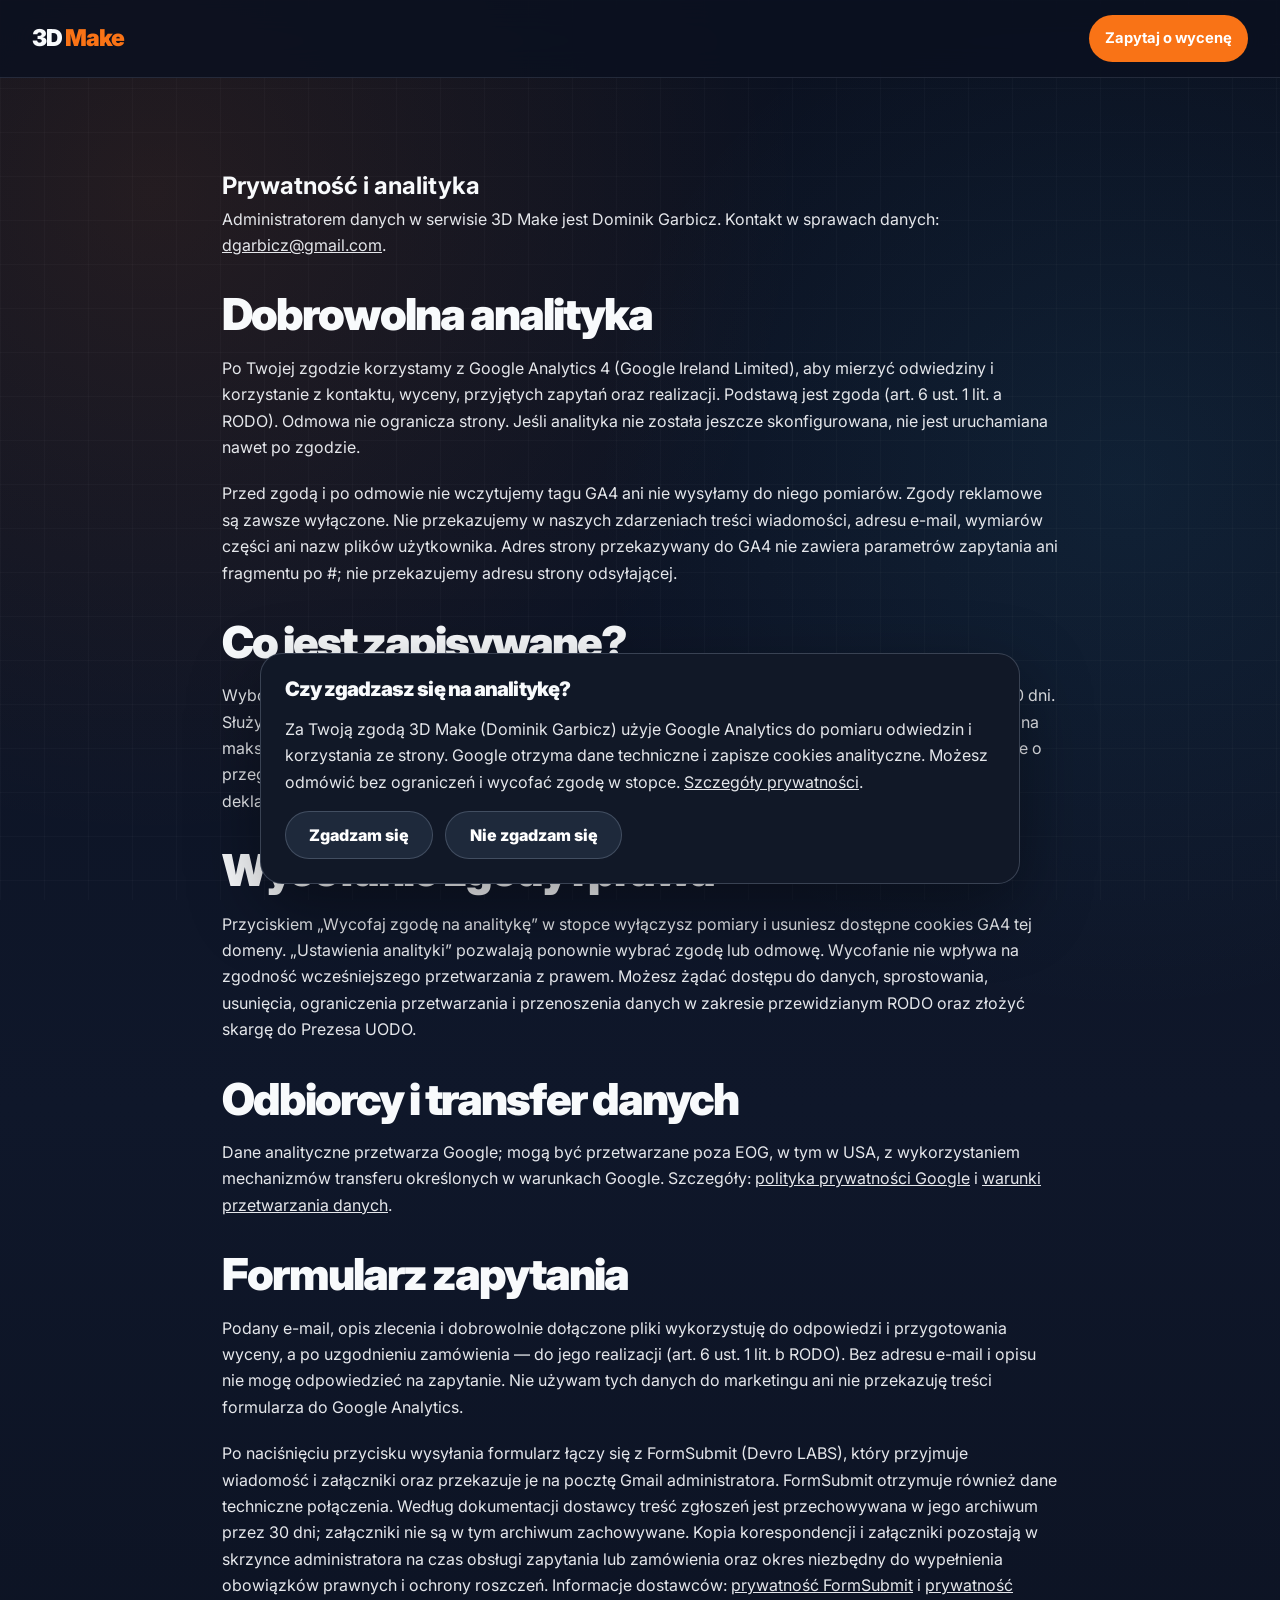
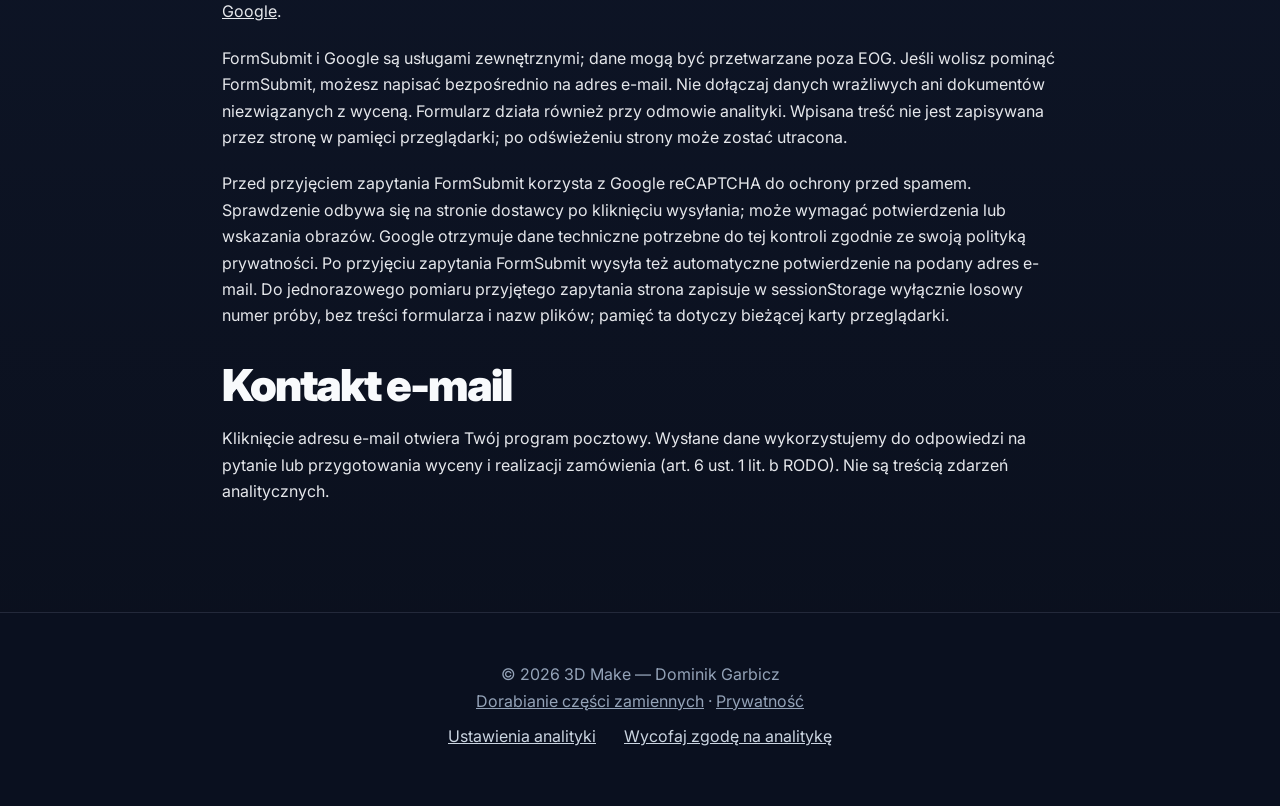
<file: prywatnosc.html>
<!DOCTYPE html>
<html lang="pl">
<head>
    <meta charset="UTF-8">
    <meta name="viewport" content="width=device-width, initial-scale=1.0">

    <title>Prywatność i analityka | 3D Make</title>
    <meta name="description" content="Informacje o formularzu zapytania, załącznikach, kontakcie e-mail oraz dobrowolnej analityce w serwisie 3D Make.">
    <meta name="keywords" content="druk 3d, części zamienne 3d, uchwyty 3d, adaptery 3d, projektowanie cad, drukowanie 3d, bambu lab, pla, petg, tpu, prototypowanie, wycena druku 3d">
    <meta name="author" content="Dominik Garbicz">
    <link rel="canonical" href="https://3dmake.pl/prywatnosc.html">
    <meta name="robots" content="index, follow">

    <meta property="og:type" content="website">
    <meta property="og:url" content="https://3dmake.pl/prywatnosc.html">
    <meta property="og:title" content="Prywatność i analityka | 3D Make">
    <meta property="og:description" content="Informacje o formularzu zapytania, załącznikach, kontakcie e-mail oraz dobrowolnej analityce w serwisie 3D Make.">
    <meta property="og:image" content="https://3dmake.pl/drukarka.jpg">

    <link rel="preconnect" href="https://fonts.googleapis.com">
    <link rel="preconnect" href="https://fonts.gstatic.com" crossorigin>
    <link href="https://fonts.googleapis.com/css2?family=Inter:wght@300;400;500;600;700;800;900&display=swap" rel="stylesheet">

    <link rel="stylesheet" href="styles.css?v=20260908-quote">
    <script src="analytics-config.js" defer></script>
    <script src="analytics.js?v=20260908-quote" defer></script>
</head>
<body><nav><a href="index.html" class="logo">3D<span> Make</span></a><a href="index.html#kontakt" data-analytics-event="click_quote" class="nav-cta">Zapytaj o wycenę</a></nav><main><section class="article-content"><h1>Prywatność i analityka</h1><p>Administratorem danych w serwisie 3D Make jest Dominik Garbicz. Kontakt w sprawach danych: <a href="mailto:dgarbicz@gmail.com" data-analytics-event="click_contact">dgarbicz@gmail.com</a>.</p><h2>Dobrowolna analityka</h2><p>Po Twojej zgodzie korzystamy z Google Analytics 4 (Google Ireland Limited), aby mierzyć odwiedziny i korzystanie z kontaktu, wyceny, przyjętych zapytań oraz realizacji. Podstawą jest zgoda (art. 6 ust. 1 lit. a RODO). Odmowa nie ogranicza strony. Jeśli analityka nie została jeszcze skonfigurowana, nie jest uruchamiana nawet po zgodzie.</p><p>Przed zgodą i po odmowie nie wczytujemy tagu GA4 ani nie wysyłamy do niego pomiarów. Zgody reklamowe są zawsze wyłączone. Nie przekazujemy w naszych zdarzeniach treści wiadomości, adresu e-mail, wymiarów części ani nazw plików użytkownika. Adres strony przekazywany do GA4 nie zawiera parametrów zapytania ani fragmentu po #; nie przekazujemy adresu strony odsyłającej.</p><h2>Co jest zapisywane?</h2><p>Wybór zgody zapisujemy w pamięci przeglądarki (localStorage, klucz 3dmake.analytics-consent.v1) na 180 dni. Służy wyłącznie zapamiętaniu decyzji. Po zgodzie GA4 może zapisywać identyfikatory cookies _ga i _ga_* na maksymalnie 180 dni bez odnawiania czasu przy każdej wizycie. Dane techniczne obejmują m.in. informacje o przeglądarce i urządzeniu oraz zdarzenia użycia strony. Google otrzymuje adres IP przy połączeniu; GA4 deklaruje, że go nie zapisuje.</p><h2>Wycofanie zgody i prawa</h2><p>Przyciskiem „Wycofaj zgodę na analitykę” w stopce wyłączysz pomiary i usuniesz dostępne cookies GA4 tej domeny. „Ustawienia analityki” pozwalają ponownie wybrać zgodę lub odmowę. Wycofanie nie wpływa na zgodność wcześniejszego przetwarzania z prawem. Możesz żądać dostępu do danych, sprostowania, usunięcia, ograniczenia przetwarzania i przenoszenia danych w zakresie przewidzianym RODO oraz złożyć skargę do Prezesa UODO.</p><h2>Odbiorcy i transfer danych</h2><p>Dane analityczne przetwarza Google; mogą być przetwarzane poza EOG, w tym w USA, z wykorzystaniem mechanizmów transferu określonych w warunkach Google. Szczegóły: <a href="https://policies.google.com/privacy" rel="noopener">polityka prywatności Google</a> i <a href="https://business.safety.google/adsprocessorterms/" rel="noopener">warunki przetwarzania danych</a>.</p><h2>Formularz zapytania</h2><p>Podany e-mail, opis zlecenia i dobrowolnie dołączone pliki wykorzystuję do odpowiedzi i przygotowania wyceny, a po uzgodnieniu zamówienia — do jego realizacji (art. 6 ust. 1 lit. b RODO). Bez adresu e-mail i opisu nie mogę odpowiedzieć na zapytanie. Nie używam tych danych do marketingu ani nie przekazuję treści formularza do Google Analytics.</p><p>Po naciśnięciu przycisku wysyłania formularz łączy się z FormSubmit (Devro LABS), który przyjmuje wiadomość i załączniki oraz przekazuje je na pocztę Gmail administratora. FormSubmit otrzymuje również dane techniczne połączenia. Według dokumentacji dostawcy treść zgłoszeń jest przechowywana w jego archiwum przez 30 dni; załączniki nie są w tym archiwum zachowywane. Kopia korespondencji i załączniki pozostają w skrzynce administratora na czas obsługi zapytania lub zamówienia oraz okres niezbędny do wypełnienia obowiązków prawnych i ochrony roszczeń. Informacje dostawców: <a href="https://formsubmit.co/privacy.pdf" rel="noopener">prywatność FormSubmit</a> i <a href="https://policies.google.com/privacy" rel="noopener">prywatność Google</a>.</p><p>FormSubmit i Google są usługami zewnętrznymi; dane mogą być przetwarzane poza EOG. Jeśli wolisz pominąć FormSubmit, możesz napisać bezpośrednio na adres e-mail. Nie dołączaj danych wrażliwych ani dokumentów niezwiązanych z wyceną. Formularz działa również przy odmowie analityki. Wpisana treść nie jest zapisywana przez stronę w pamięci przeglądarki; po odświeżeniu strony może zostać utracona.</p><p>Przed przyjęciem zapytania FormSubmit korzysta z Google reCAPTCHA do ochrony przed spamem. Sprawdzenie odbywa się na stronie dostawcy po kliknięciu wysyłania; może wymagać potwierdzenia lub wskazania obrazów. Google otrzymuje dane techniczne potrzebne do tej kontroli zgodnie ze swoją polityką prywatności. Po przyjęciu zapytania FormSubmit wysyła też automatyczne potwierdzenie na podany adres e-mail. Do jednorazowego pomiaru przyjętego zapytania strona zapisuje w sessionStorage wyłącznie losowy numer próby, bez treści formularza i nazw plików; pamięć ta dotyczy bieżącej karty przeglądarki.</p><h2>Kontakt e-mail</h2><p>Kliknięcie adresu e-mail otwiera Twój program pocztowy. Wysłane dane wykorzystujemy do odpowiedzi na pytanie lub przygotowania wyceny i realizacji zamówienia (art. 6 ust. 1 lit. b RODO). Nie są treścią zdarzeń analitycznych.</p></section></main><footer><p>© 2026 3D Make — Dominik Garbicz</p><p><a href="dorabianie-czesci-zamiennych.html">Dorabianie części zamiennych</a> · <a href="prywatnosc.html">Prywatność</a></p>
        <button type="button" class="privacy-control" data-consent-open>Ustawienia analityki</button>
        <button type="button" class="privacy-control" data-consent-withdraw>Wycofaj zgodę na analitykę</button></footer></body></html>
</file>
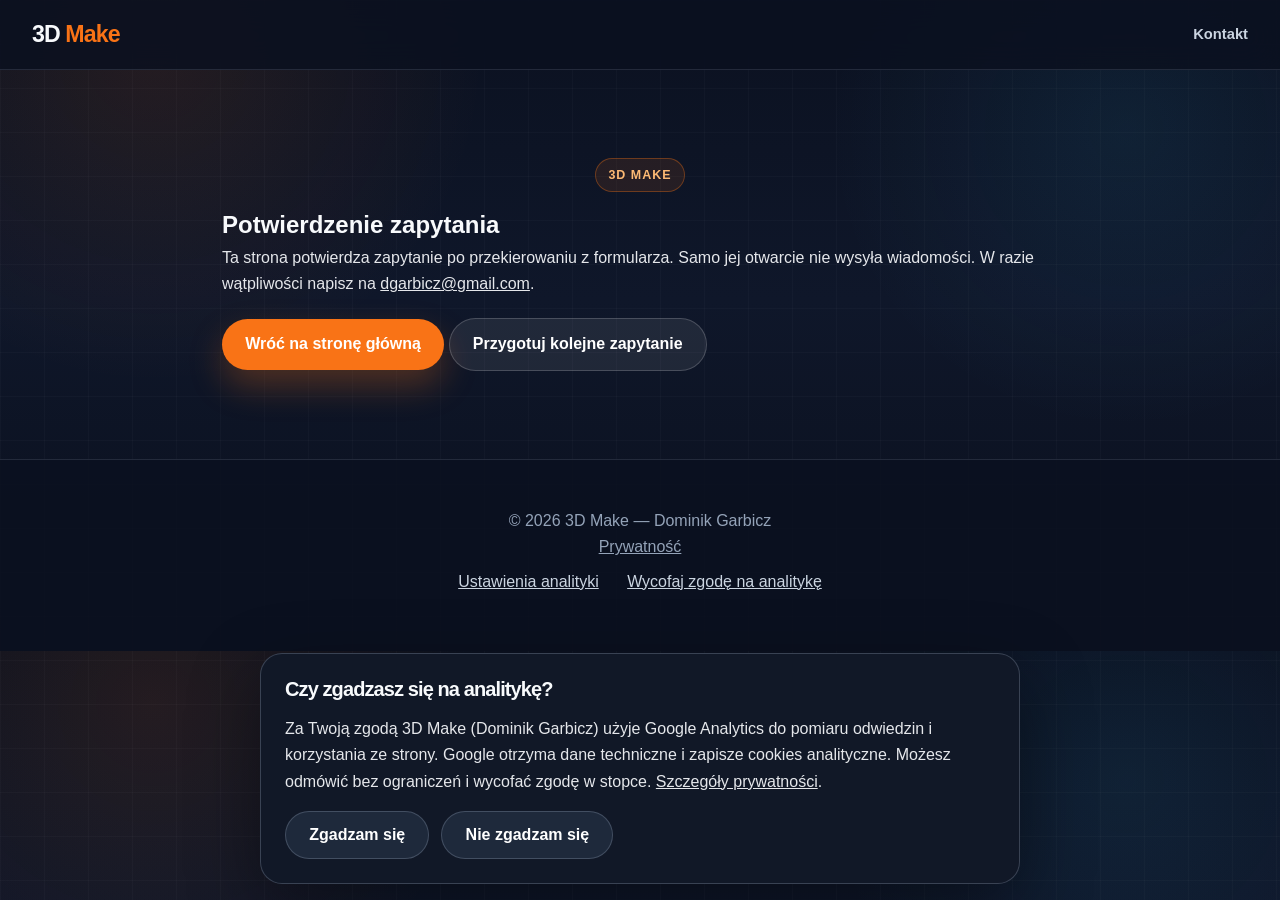
<file: zapytanie-przyjete.html>
<!DOCTYPE html>
<html lang="pl">
<head>
    <meta charset="UTF-8">
    <meta name="viewport" content="width=device-width, initial-scale=1.0">
    <meta name="robots" content="noindex, nofollow">
    <meta name="referrer" content="no-referrer">
    <title>Potwierdzenie zapytania | 3D Make</title>
    <link rel="stylesheet" href="styles.css?v=20260908-quote">
    <script src="analytics-config.js" defer></script>
    <script src="analytics.js?v=20260908-quote" defer></script>
    <script src="quote-receipt.js?v=20261015-native" defer></script>
</head>
<body>
    <nav><a href="index.html" class="logo">3D<span> Make</span></a><a href="index.html#kontakt">Kontakt</a></nav>
    <main><section class="article-content">
        <span class="section-kicker">3D Make</span>
        <h1 id="receipt-title">Potwierdzenie zapytania</h1>
        <div id="receipt-success" hidden>
            <p>Dziękuję! FormSubmit przyjął Twoje zapytanie do wysłania na moją pocztę.</p>
            <p>Numer zapytania: <strong id="receipt-number" style="overflow-wrap:anywhere"></strong></p>
            <p>Potwierdzenie zostanie wysłane również na podany e-mail. Sprawdź folder Spam, jeśli go nie widzisz. Odpowiem z wyceną lub pytaniami o szczegóły. Wysłanie zapytania nie oznacza zamówienia.</p>
            <p>Możesz zapisać tę stronę lub jej numer. Jeśli chcesz uzupełnić zapytanie albo sprawdzić jego odbiór, napisz na <a href="mailto:dgarbicz@gmail.com" data-analytics-event="click_contact">dgarbicz@gmail.com</a> i podaj numer. Nie musisz wysyłać formularza ponownie.</p>
        </div>
        <p id="receipt-missing">Ta strona potwierdza zapytanie po przekierowaniu z formularza. Samo jej otwarcie nie wysyła wiadomości. W razie wątpliwości napisz na <a href="mailto:dgarbicz@gmail.com">dgarbicz@gmail.com</a>.</p>
        <a href="index.html" class="btn">Wróć na stronę główną</a>
        <a href="index.html#kontakt" class="btn btn-secondary">Przygotuj kolejne zapytanie</a>
    </section></main>
    <footer><p>© 2026 3D Make — Dominik Garbicz</p><p><a href="prywatnosc.html">Prywatność</a></p>
        <button type="button" class="privacy-control" data-consent-open>Ustawienia analityki</button>
        <button type="button" class="privacy-control" data-consent-withdraw>Wycofaj zgodę na analitykę</button>
    </footer>
</body>
</html>
</file>
<file: styles.css>
:root {
            --accent: #f97316;
            --accent-dark: #ea580c;
            --text: #e5e7eb;
            --text-strong: #f8fafc;
            --text-soft: #cbd5e1;
            --muted: #94a3b8;
            --muted-2: #64748b;
            --page: #0b1120;
            --page-2: #0f172a;
            --panel: #111827;
            --panel-2: #172033;
            --panel-3: #1e293b;
            --surface-warm: rgba(249, 115, 22, 0.10);
            --line: rgba(148, 163, 184, 0.18);
            --line-strong: rgba(148, 163, 184, 0.30);
            --hero: #0b1120;
            --hero-2: #111827;
            --shadow-soft: 0 18px 45px rgba(0, 0, 0, 0.24);
            --shadow-strong: 0 24px 70px rgba(0, 0, 0, 0.38);
            --radius: 22px;
        }

        * {
            margin: 0;
            padding: 0;
            box-sizing: border-box;
            font-family: 'Inter', sans-serif;
            scroll-behavior: smooth;
        }

        html { scroll-padding-top: 82px; }

        body {
            color: var(--text);
            background:
                radial-gradient(circle at 12% 8%, rgba(249, 115, 22, 0.10), transparent 26%),
                radial-gradient(circle at 88% 20%, rgba(56, 189, 248, 0.08), transparent 24%),
                linear-gradient(180deg, var(--page), var(--page-2) 46%, #0a0f1c 100%);
            line-height: 1.65;
            overflow-x: hidden;
        }

        body::before {
            content: '';
            position: fixed;
            inset: 0;
            background-image:
                linear-gradient(rgba(255,255,255,0.025) 1px, transparent 1px),
                linear-gradient(90deg, rgba(255,255,255,0.025) 1px, transparent 1px);
            background-size: 44px 44px;
            pointer-events: none;
            z-index: -1;
        }

        a { color: inherit; }

        nav {
            position: sticky;
            top: 0;
            z-index: 1000;
            display: flex;
            align-items: center;
            justify-content: space-between;
            padding: 0.95rem 2rem;
            background: rgba(11, 17, 32, 0.86);
            backdrop-filter: blur(16px);
            border-bottom: 1px solid var(--line);
        }

        .logo {
            text-decoration: none;
            font-size: 1.45rem;
            font-weight: 900;
            letter-spacing: -0.04em;
            color: var(--text-strong);
        }

        .logo span { color: var(--accent); }

        nav ul {
            list-style: none;
            display: flex;
            gap: 1.45rem;
            align-items: center;
        }

        nav a {
            text-decoration: none;
            font-size: 0.92rem;
            font-weight: 700;
            color: var(--text-soft);
            transition: color 0.2s ease, background 0.2s ease;
        }

        nav a:hover { color: #fdba74; }

        .nav-cta {
            background: var(--accent);
            color: white !important;
            padding: 0.7rem 1rem;
            border-radius: 999px;
        }

        .nav-cta:hover { background: var(--accent-dark); }

        .menu-toggle {
            display: none;
            flex-direction: column;
            gap: 5px;
            cursor: pointer;
            z-index: 1001;
        }

        .bar {
            width: 25px;
            height: 3px;
            border-radius: 999px;
            background: var(--text-strong);
        }

        section {
            width: 100%;
            max-width: 1200px;
            margin: 0 auto;
            padding: 5.5rem 2rem;
        }

        .section-kicker {
            display: block;
            width: fit-content;
            margin: 0 auto 0.8rem;
            padding: 0.38rem 0.75rem;
            border: 1px solid rgba(249, 115, 22, 0.34);
            border-radius: 999px;
            background: var(--surface-warm);
            color: #fdba74;
            font-size: 0.78rem;
            font-weight: 900;
            letter-spacing: 0.08em;
            text-transform: uppercase;
        }

        h1, h2, h3, h4 { color: var(--text-strong); }

        h2 {
            text-align: center;
            font-size: clamp(2rem, 4vw, 2.75rem);
            line-height: 1.1;
            font-weight: 900;
            letter-spacing: -0.045em;
            margin-bottom: 1rem;
        }

        .section-subtitle {
            max-width: 760px;
            margin: 0 auto 3.2rem;
            text-align: center;
            color: var(--muted);
            font-size: 1.05rem;
        }

        .btn {
            display: inline-flex;
            align-items: center;
            justify-content: center;
            gap: 0.45rem;
            min-height: 48px;
            padding: 0.78rem 1.45rem;
            border: 0;
            border-radius: 999px;
            background: var(--accent);
            color: white;
            text-decoration: none;
            font-weight: 850;
            cursor: pointer;
            box-shadow: 0 16px 34px rgba(249, 115, 22, 0.28);
            transition: transform 0.2s ease, background 0.2s ease, box-shadow 0.2s ease;
        }

        .btn:hover {
            background: var(--accent-dark);
            transform: translateY(-2px);
            box-shadow: 0 18px 40px rgba(249, 115, 22, 0.34);
        }

        .btn-secondary {
            background: rgba(255, 255, 255, 0.08);
            border: 1px solid rgba(255, 255, 255, 0.18);
            color: white;
            box-shadow: none;
        }

        .btn-secondary:hover {
            background: rgba(255, 255, 255, 0.14);
            color: white;
            box-shadow: none;
        }

        .hero-shell {
            background:
                radial-gradient(circle at 14% 18%, rgba(249, 115, 22, 0.22), transparent 30%),
                radial-gradient(circle at 86% 28%, rgba(56, 189, 248, 0.14), transparent 28%),
                linear-gradient(135deg, var(--hero), var(--hero-2));
            color: white;
            position: relative;
            overflow: hidden;
            border-bottom: 1px solid var(--line);
        }

        .hero-shell::before {
            content: '';
            position: absolute;
            inset: 0;
            background-image:
                linear-gradient(rgba(255,255,255,0.045) 1px, transparent 1px),
                linear-gradient(90deg, rgba(255,255,255,0.045) 1px, transparent 1px);
            background-size: 42px 42px;
            mask-image: linear-gradient(to bottom, rgba(0,0,0,0.9), rgba(0,0,0,0.18));
            pointer-events: none;
        }

        .hero {
            position: relative;
            z-index: 1;
            display: grid;
            grid-template-columns: minmax(0, 1.15fr) minmax(320px, 0.85fr);
            align-items: center;
            gap: 3rem;
            max-width: 1200px;
            min-height: 74vh;
            margin: 0 auto;
            padding: 5.5rem 2rem;
        }

        .eyebrow {
            display: inline-flex;
            align-items: center;
            gap: 0.55rem;
            width: fit-content;
            margin-bottom: 1.25rem;
            padding: 0.52rem 0.85rem;
            border: 1px solid rgba(249, 115, 22, 0.45);
            border-radius: 999px;
            background: rgba(249, 115, 22, 0.12);
            color: #fed7aa;
            font-size: 0.85rem;
            font-weight: 900;
            letter-spacing: 0.04em;
            text-transform: uppercase;
        }

        .eyebrow::before {
            content: '';
            width: 8px;
            height: 8px;
            border-radius: 50%;
            background: var(--accent);
            box-shadow: 0 0 0 6px rgba(249, 115, 22, 0.16);
        }

        .hero h1 {
            max-width: 760px;
            color: white;
            font-size: clamp(2.55rem, 6vw, 5rem);
            line-height: 0.98;
            letter-spacing: -0.07em;
            font-weight: 900;
            margin-bottom: 1.45rem;
        }

        .hero h1 span { color: #fdba74; }

        .hero p {
            max-width: 700px;
            color: #cbd5e1;
            font-size: 1.12rem;
            margin-bottom: 2rem;
        }

        .hero-actions {
            display: flex;
            gap: 1rem;
            flex-wrap: wrap;
            margin-bottom: 1.4rem;
        }

        .trust-list {
            display: flex;
            flex-wrap: wrap;
            gap: 0.72rem;
        }

        .trust-list span {
            padding: 0.55rem 0.8rem;
            border: 1px solid rgba(148, 163, 184, 0.24);
            border-radius: 999px;
            background: rgba(15, 23, 42, 0.45);
            color: #cbd5e1;
            font-size: 0.9rem;
            font-weight: 650;
        }

        .hero-card {
            position: relative;
            padding: 0.9rem;
            border: 1px solid rgba(255, 255, 255, 0.14);
            border-radius: 30px;
            background: linear-gradient(180deg, rgba(255,255,255,0.12), rgba(255,255,255,0.04));
            box-shadow: var(--shadow-strong);
        }

        .printer-mockup {
            min-height: 430px;
            border-radius: 23px;
            background-color: #1e293b;
            background-image: linear-gradient(to bottom, rgba(15, 23, 42, 0.05), rgba(15, 23, 42, 0.35)), url('drukarka.jpg');
            background-position: center;
            background-size: cover;
            overflow: hidden;
        }

        .hero-spec {
            position: absolute;
            left: 1.8rem;
            right: 1.8rem;
            bottom: 1.8rem;
            display: grid;
            grid-template-columns: repeat(3, 1fr);
            gap: 0.75rem;
        }

        .hero-spec span {
            padding: 0.75rem;
            border: 1px solid rgba(255,255,255,0.16);
            border-radius: 16px;
            background: rgba(15, 23, 42, 0.76);
            backdrop-filter: blur(12px);
            color: white;
            font-size: 0.82rem;
            font-weight: 800;
            text-align: center;
        }

        .bg-light {
            background: rgba(15, 23, 42, 0.52);
            border-top: 1px solid var(--line);
            border-bottom: 1px solid var(--line);
        }

        .intro-box {
            max-width: 900px;
            margin: 0 auto;
            padding: 2.6rem;
            border: 1px solid var(--line);
            border-radius: var(--radius);
            background: linear-gradient(180deg, rgba(30, 41, 59, 0.82), rgba(17, 24, 39, 0.92));
            box-shadow: var(--shadow-soft);
            color: var(--text-soft);
        }

        .intro-box p { font-size: 1.04rem; }

        .grid-3,
        .grid-4 {
            display: grid;
            gap: 1.25rem;
        }

        .grid-3 { grid-template-columns: repeat(3, 1fr); }
        .grid-4 { grid-template-columns: repeat(4, 1fr); }

        .card,
        .offer-card,
        .process-card,
        .pricing-card,
        .faq-card,
        .spec-card {
            position: relative;
            min-height: 100%;
            padding: 1.65rem;
            border: 1px solid var(--line);
            border-radius: var(--radius);
            background: linear-gradient(180deg, rgba(30, 41, 59, 0.78), rgba(17, 24, 39, 0.92));
            box-shadow: 0 1px 0 rgba(255, 255, 255, 0.03);
            transition: transform 0.22s ease, border-color 0.22s ease, box-shadow 0.22s ease;
        }

        .card::before,
        .offer-card::before,
        .process-card::before,
        .pricing-card::before,
        .spec-card::before {
            content: '';
            position: absolute;
            left: 1.65rem;
            top: 0;
            width: 44px;
            height: 3px;
            border-radius: 0 0 999px 999px;
            background: var(--accent);
        }

        .card:hover,
        .offer-card:hover,
        .process-card:hover,
        .pricing-card:hover,
        .spec-card:hover {
            transform: translateY(-4px);
            border-color: rgba(249, 115, 22, 0.38);
            box-shadow: var(--shadow-soft);
        }

        .card h3,
        .offer-card h3,
        .process-card h3,
        .pricing-card h3,
        .faq-card h3,
        .spec-card h3 {
            margin-bottom: 0.65rem;
            color: var(--text-strong);
            font-size: 1.08rem;
            line-height: 1.28;
        }

        .card p,
        .offer-card p,
        .process-card p,
        .pricing-card p,
        .faq-card p,
        .spec-card p,
        .spec-card li {
            color: var(--text-soft);
            font-size: 0.96rem;
        }

        .offer-icon {
            width: 42px;
            height: 42px;
            margin-bottom: 1.1rem;
            color: var(--accent);
            stroke-width: 1.7;
        }

        .process-number {
            width: 42px;
            height: 42px;
            display: flex;
            align-items: center;
            justify-content: center;
            margin-bottom: 1rem;
            border-radius: 14px;
            background: rgba(249, 115, 22, 0.16);
            border: 1px solid rgba(249, 115, 22, 0.32);
            color: #fdba74;
            font-weight: 900;
        }

        .spec-section {
            background:
                radial-gradient(circle at 18% 8%, rgba(249,115,22,0.18), transparent 26%),
                linear-gradient(135deg, rgba(17,24,39,0.96), rgba(15,23,42,0.98));
            color: white;
            border: 1px solid var(--line);
            border-radius: 34px;
            padding: 4.5rem 2rem;
            overflow: hidden;
            position: relative;
        }

        .spec-section::before {
            content: '';
            position: absolute;
            inset: 0;
            background-image:
                linear-gradient(rgba(255,255,255,0.04) 1px, transparent 1px),
                linear-gradient(90deg, rgba(255,255,255,0.04) 1px, transparent 1px);
            background-size: 36px 36px;
            opacity: 0.55;
            pointer-events: none;
        }

        .spec-section > * { position: relative; z-index: 1; }
        .spec-section h2 { color: white; }
        .spec-section .section-subtitle { color: #cbd5e1; }

        .spec-grid {
            display: grid;
            grid-template-columns: repeat(3, 1fr);
            gap: 1rem;
        }

        .spec-card {
            background: rgba(255,255,255,0.06);
            border-color: rgba(255,255,255,0.12);
            box-shadow: none;
        }

        .spec-card h3 { color: white; }
        .spec-card p, .spec-card li { color: #cbd5e1; }
        .spec-card ul { padding-left: 1.1rem; }

        .portfolio-grid {
            display: grid;
            grid-template-columns: repeat(4, 1fr);
            gap: 1.25rem;
        }

        .portfolio-item {
            overflow: hidden;
            border: 1px solid var(--line);
            border-radius: var(--radius);
            background: linear-gradient(180deg, rgba(30, 41, 59, 0.78), rgba(17, 24, 39, 0.92));
            box-shadow: 0 1px 0 rgba(255,255,255,0.03);
            transition: transform 0.22s ease, box-shadow 0.22s ease, border-color 0.22s ease;
        }

        .portfolio-item:hover {
            transform: translateY(-4px);
            border-color: rgba(249, 115, 22, 0.32);
            box-shadow: var(--shadow-soft);
        }

        .portfolio-img-container {
            position: relative;
            width: 100%;
            height: 280px;
            overflow: hidden;
            cursor: pointer;
            background: #1e293b;
        }

        .portfolio-img-container::after {
            content: 'Powiększ';
            position: absolute;
            left: 1rem;
            bottom: 1rem;
            padding: 0.38rem 0.7rem;
            border: 1px solid rgba(255,255,255,0.22);
            border-radius: 999px;
            background: rgba(15,23,42,0.72);
            color: white;
            font-size: 0.75rem;
            font-weight: 800;
            opacity: 0;
            transition: opacity 0.2s ease;
        }

        .portfolio-img-container:hover::after { opacity: 1; }

        .portfolio-img {
            width: 100%;
            height: 100%;
            object-fit: cover;
            transition: transform 0.35s ease, filter 0.35s ease;
        }

        .portfolio-img-container:hover .portfolio-img {
            transform: scale(1.045);
            filter: brightness(0.86);
        }

        .portfolio-desc { padding: 1.3rem; }
        .portfolio-desc h4 { margin: 0.2rem 0 0.8rem; color: var(--text-strong); }
        .portfolio-desc p { color: var(--text-soft); font-size: 0.92rem; }

        .tag {
            display: inline-flex;
            margin-bottom: 0.55rem;
            padding: 0.32rem 0.62rem;
            border: 1px solid rgba(249, 115, 22, 0.28);
            border-radius: 999px;
            background: var(--surface-warm);
            color: #fdba74;
            font-size: 0.74rem;
            font-weight: 900;
        }

        .case-line { display: block; margin-top: 0.5rem; }
        .case-line strong { color: var(--text-strong); }

        .pricing-card .price {
            margin: 0.5rem 0 0.9rem;
            color: #fdba74;
            font-size: 1.9rem;
            font-weight: 900;
            letter-spacing: -0.04em;
        }

        .contact-box {
            max-width: 760px;
            margin: 0 auto;
            padding: 2.6rem;
            border: 1px solid rgba(249, 115, 22, 0.30);
            border-radius: 30px;
            background:
                radial-gradient(circle at 10% 0%, rgba(249,115,22,0.18), transparent 34%),
                linear-gradient(180deg, rgba(30,41,59,0.90), rgba(17,24,39,0.96));
            box-shadow: var(--shadow-soft);
        }

        .contact-box .email {
            display: inline-block;
            margin: 0.35rem 0 1rem;
            color: #fdba74;
            text-decoration: none;
            font-size: clamp(1.25rem, 4vw, 1.8rem);
            font-weight: 900;
            word-break: break-word;
        }

        footer {
            padding: 3rem 2rem;
            border-top: 1px solid var(--line);
            background: rgba(11, 17, 32, 0.86);
            color: var(--muted);
            text-align: center;
        }

        .modal {
            display: none;
            position: fixed;
            z-index: 2000;
            inset: 0;
            overflow: auto;
            background: rgba(0,0,0,0.9);
            backdrop-filter: blur(6px);
        }

        .modal-content {
            display: block;
            width: 82%;
            max-width: 960px;
            max-height: 90vh;
            margin: auto;
            object-fit: contain;
            border-radius: 12px;
            box-shadow: 0 0 28px rgba(0,0,0,0.55);
            animation: zoom 0.25s ease;
        }

        @keyframes zoom {
            from { transform: scale(0.92); opacity: 0; }
            to { transform: scale(1); opacity: 1; }
        }

        .close {
            position: absolute;
            top: 16px;
            right: 32px;
            color: white;
            font-size: 42px;
            font-weight: 900;
            cursor: pointer;
            z-index: 2001;
        }

        .close:hover { color: #fdba74; }

        .reveal-ready .reveal {
            opacity: 0;
            transform: translateY(28px);
            transition: opacity 0.7s ease, transform 0.7s ease;
        }

        .reveal-ready .reveal.active {
            opacity: 1;
            transform: translateY(0);
        }

        @media (max-width: 1050px) {
            .grid-4, .portfolio-grid { grid-template-columns: repeat(2, 1fr); }
            .spec-grid, .grid-3 { grid-template-columns: 1fr; }
            .hero { grid-template-columns: 1fr; }
            .hero-card { max-width: 620px; }
        }

        @media (max-width: 850px) {
            .menu-toggle { display: flex; }

            nav ul {
                position: absolute;
                top: 63px;
                left: 0;
                width: 100%;
                max-height: 0;
                overflow: hidden;
                display: flex;
                flex-direction: column;
                gap: 0;
                background: rgba(11, 17, 32, 0.98);
                border-bottom: 1px solid var(--line);
                transition: max-height 0.3s ease;
            }

            nav ul.active { max-height: 560px; }
            nav ul li { width: 100%; text-align: center; }
            nav ul li a { display: block; width: 100%; padding: 1rem; }
            .nav-cta { border-radius: 0; background: var(--accent); }
            section { padding: 4rem 1.25rem; }
            .hero { padding: 2.5rem 1.25rem; min-height: auto; gap: 2rem; }
            .hero-card { order: 0; }
            .hero h1 { font-size: clamp(2.25rem, 8vw, 3.5rem); line-height: 1.06; letter-spacing: -0.05em; }
            .printer-mockup { min-height: 310px; }
            .hero-spec { grid-template-columns: 1fr; left: 1.2rem; right: 1.2rem; bottom: 1.2rem; }
            .calc-layout { grid-template-columns: 1fr; }
            .dims-wrapper { grid-template-columns: 1fr; }
            .portfolio-grid, .grid-4 { grid-template-columns: 1fr; }
            .contact-box { padding: 2rem 1.25rem; }
            .modal-content { width: 94%; }
        }

/* Shared consent controls and service pages. */
[hidden] { display: none !important; }
:focus-visible { outline: 3px solid #fdba74; outline-offset: 4px; }
.consent-banner { position: fixed; z-index: 2000; bottom: 1rem; left: 1rem; right: 1rem; max-width: 760px; margin: auto; padding: 1.5rem; background: #111827; border: 1px solid var(--line-strong); border-radius: 22px; box-shadow: var(--shadow-strong); max-height: 85vh; overflow-y: auto; }
.consent-banner p { margin: .6rem 0 1rem; }
.consent-actions { display: flex; flex-wrap: wrap; gap: .75rem; }
.consent-actions button { background: var(--panel-3); border: 1px solid var(--line-strong); box-shadow: none; color: white; font-size: 1rem; }
.privacy-control { background: transparent; border: 0; color: var(--text-soft); text-decoration: underline; cursor: pointer; padding: .75rem; font-size: 1rem; }
.service-image { display: block; width: 100%; border-radius: 23px; }
.article-content { max-width: 900px; }
.article-content h2 { text-align: left; margin-top: 2rem; }
.article-content p, .article-content ul, .article-content ol { margin-bottom: 1.25rem; }
.article-content ul, .article-content ol { padding-left: 1.5rem; }
@media (max-width: 600px) { .consent-banner { padding: 1rem; } .consent-actions button { width: 100%; } }

/* Guided quote request; uses the existing navy/orange theme. */
.menu-toggle { background: transparent; border: 0; padding: .5rem; }
.hero .hero-note { font-size: .95rem; margin-bottom: 1.4rem; color: #fed7aa; }
.text-cta { display: inline-block; margin-top: 1rem; padding: .4rem 0; font-weight: 700; color: #fdba74; }
.anchor-alias, #kontakt { scroll-margin-top: 6rem; }
.quote-section { max-width: 1100px; }
.quote-form { background: var(--panel); border: 1px solid var(--line-strong); border-radius: 24px; padding: 2rem; }
.quote-form fieldset { border: 0; min-width: 0; padding: 0; margin: 0; }
.quote-form legend { margin-bottom: .8rem; font-weight: 700; font-size: 1rem; }
.quote-type-grid { display: grid; grid-template-columns: repeat(3, minmax(0, 1fr)); gap: .75rem; }
.quote-type-grid label { display: flex; align-items: flex-start; gap: .65rem; border: 1px solid var(--line-strong); border-radius: 14px; padding: 1rem; cursor: pointer; background: var(--panel-2); }
.quote-type-grid label:has(:checked) { border-color: #fb923c; background: #332418; color: #ffedd5; }
.quote-type-grid input { margin-top: .3rem; width: 18px; height: 18px; flex: 0 0 auto; accent-color: #f97316; }
.quote-guidance { padding: 1rem; margin: 1rem 0 1.5rem; background: #131e30; border-left: 3px solid #fb923c; border-radius: 0 10px 10px 0; color: #cbd5e1; }
.quote-field { margin-bottom: 1.3rem; min-width: 0; }
.quote-field > label { display: block; font-weight: 700; margin-bottom: .5rem; }
.required-note { color: #b5c2d4; font-size: .875rem; font-weight: 400; }
.quote-field input, .quote-field textarea, .quote-field select { display: block; width: 100%; min-width: 0; padding: .85rem; background: #0b1322; border: 1px solid #64748b; border-radius: 10px; color: #f1f5f9; font: inherit; }
.quote-field input::placeholder, .quote-field textarea::placeholder { color: #a4b2c5; opacity: 1; }
.quote-field textarea { resize: vertical; }
.quote-field input[type=file] { padding: .7rem; font-size: .9rem; }
.quote-field input::file-selector-button { padding: .55rem .7rem; margin-right: .65rem; border: 1px solid #64748b; border-radius: 7px; background: #26344b; color: white; cursor: pointer; font: inherit; }
.quote-row { display: grid; grid-template-columns: minmax(0, 1fr) minmax(0, 2fr); gap: 1.2rem; }
.field-help { margin-top: .5rem; color: #b5c2d4; font-size: .9rem; line-height: 1.6; }
.quote-details { border-block: 1px solid var(--line); padding: 1rem 0; margin-bottom: 1.3rem; }
.quote-details summary { cursor: pointer; color: #fed7aa; padding: .4rem 0; }
.quote-details[open] summary { margin-bottom: 1rem; }
.quote-privacy { margin-bottom: 1.3rem; }
.quote-form .btn { font-size: 1rem; }
.quote-form fieldset:disabled { opacity: .65; }
.quote-status { padding: 1.2rem; margin: 1rem 0; border-radius: 10px; border: 1px solid #64748b; background: #131e30; overflow-wrap: anywhere; }
.quote-status[data-state=success] { border-color: #4ade80; color: #dcfce7; }
.quote-status[data-state=error] { border-color: #fb923c; color: #ffedd5; }
.quote-fallback { text-align: center; margin-top: 1.5rem; overflow-wrap: anywhere; }
.quote-fallback a { color: #fdba74; }
.quote-honey, .sr-only { position: absolute; width: 1px; height: 1px; padding: 0; margin: -1px; overflow: hidden; clip-path: inset(50%); white-space: nowrap; border: 0; }
@media (max-width: 700px) {
    .quote-form { padding: 1.15rem; border-radius: 18px; }
    .quote-type-grid, .quote-row { grid-template-columns: minmax(0, 1fr); }
    .quote-row { gap: 0; }
    .quote-form .btn { width: 100%; white-space: normal; }
}
@media (prefers-reduced-motion: reduce) {
    html { scroll-behavior: auto; }
    .reveal-ready .reveal { opacity: 1; transform: none; transition: none; }
}
</file>
